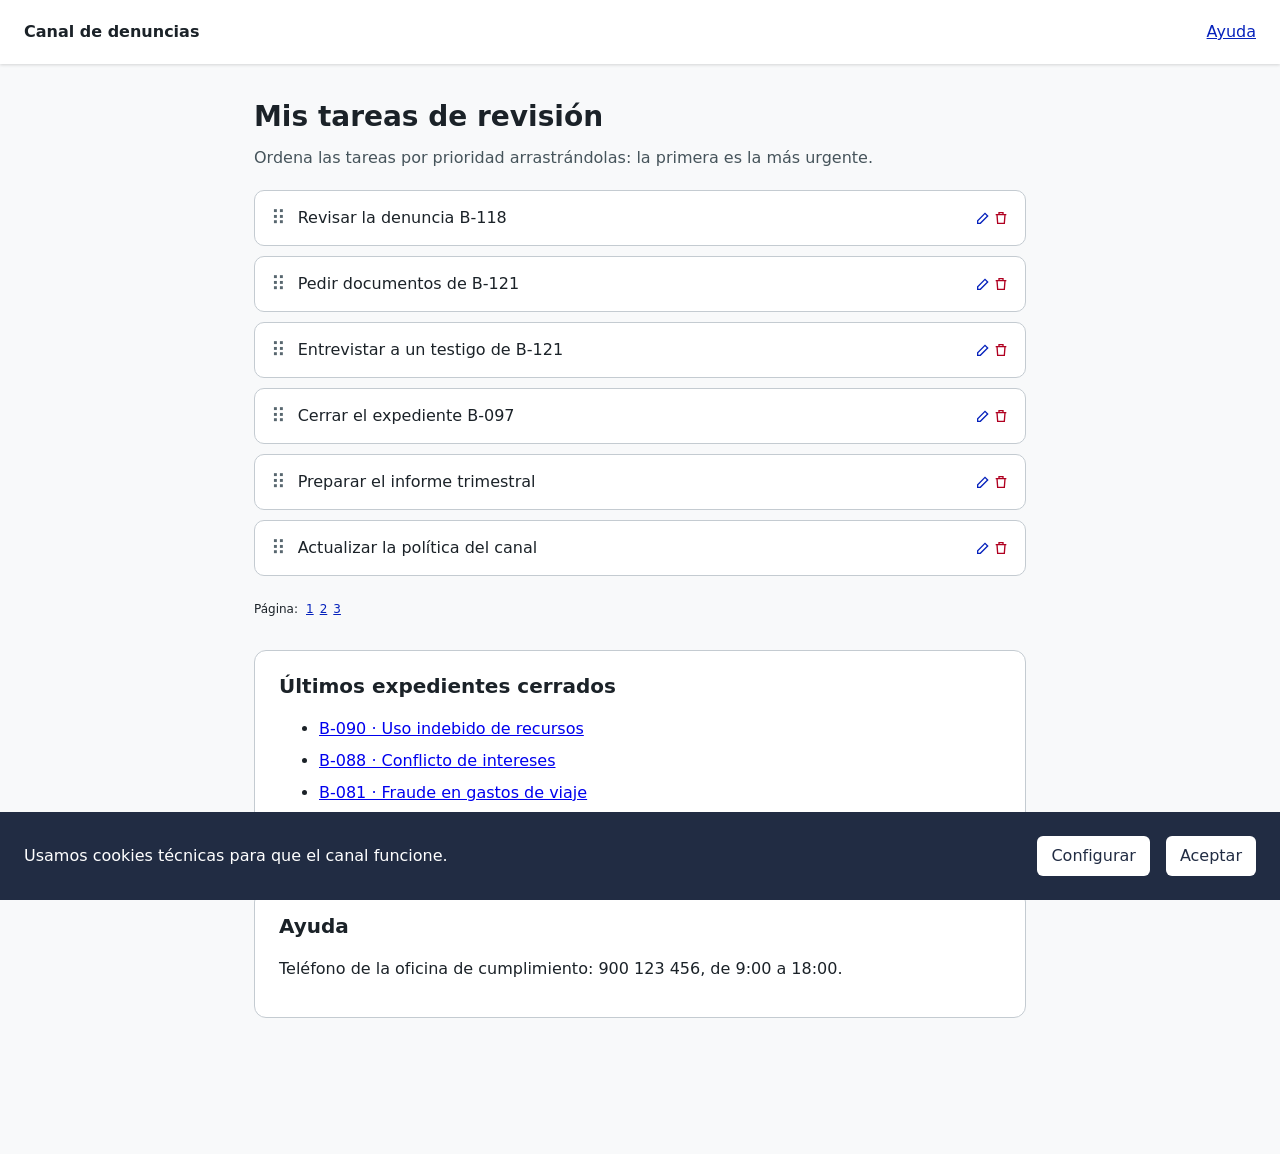
<file: labA-1-tareas/index.html>
<!DOCTYPE html>
<html lang="es">
<head>
  <meta charset="UTF-8">
  <meta name="viewport" content="width=device-width, initial-scale=1.0">
  <title>Mis tareas de revisión · Canal de denuncias</title>
  <!-- Laboratorio A · Etapa A1 · Punto de partida con barreras puestas a propósito. -->
  <link rel="stylesheet" href="../comun/estilos.css">
  <style>
    .lista-tareas { list-style: none; padding: 0; margin: 0; }
    .tarea { display: flex; align-items: center; gap: 12px; background: #fff; border: 1px solid #c4cbd1; border-radius: 10px; padding: 12px 16px; margin-bottom: 10px; }
    .asa { cursor: grab; color: #58676f; font-size: 20px; }
    .titulo-tarea { margin-right: auto; }
    .tarea.arrastrando { opacity: .5; }
    /* Botones de icono: «que queden discretos» */
    .iconos { display: flex; gap: 2px; }
    .editar, .eliminar { width: 16px; height: 16px; padding: 0; border: 0; background: transparent; cursor: pointer; }
    .editar { color: #0622bc; }
    .eliminar { color: #b00020; }
    .editar svg, .eliminar svg { width: 16px; height: 16px; display: block; }
    /* Paginación: «que ocupe poco» */
    .paginacion { display: flex; align-items: center; gap: 6px; margin-top: 24px; font-size: 12px; }
    .paginacion ul { display: flex; gap: 2px; list-style: none; padding: 0; margin: 0; }
    .paginacion a { display: block; padding: 0 2px; line-height: 14px; color: #0622bc; }
    .historial li { margin-bottom: 8px; }
    /* Aviso de cookies fijo abajo */
    .cookies { position: fixed; left: 0; right: 0; bottom: 0; z-index: 20; display: flex; align-items: center; gap: 16px; height: 88px; padding: 0 24px; background: #212c43; color: #fff; }
    .cookies p { margin: 0 auto 0 0; }
    .cookies button { background: #fff; color: #212c43; border: 0; border-radius: 6px; padding: 8px 14px; cursor: pointer; }
  </style>
</head>
<body>
  <header class="cabecera">
    <span class="logo">Canal de denuncias</span>
    <a href="#ayuda">Ayuda</a>
  </header>

  <main>
    <h1>Mis tareas de revisión</h1>
    <p class="intro">Ordena las tareas por prioridad arrastrándolas: la primera es la más urgente.</p>

    <ul class="lista-tareas" id="tareas"></ul>

    <nav class="paginacion" aria-label="Páginas de tareas">
      <span>Página:</span>
      <ul>
        <li><a href="#p1" aria-current="page">1</a></li>
        <li><a href="#p2">2</a></li>
        <li><a href="#p3">3</a></li>
      </ul>
    </nav>

    <section class="tarjeta historial" aria-labelledby="titulo-historial" style="margin-top: 32px;">
      <h2 id="titulo-historial">Últimos expedientes cerrados</h2>
      <ul>
        <li><a href="#b090">B-090 · Uso indebido de recursos</a></li>
        <li><a href="#b088">B-088 · Conflicto de intereses</a></li>
        <li><a href="#b081">B-081 · Fraude en gastos de viaje</a></li>
        <li><a href="#b079">B-079 · Acoso laboral</a></li>
      </ul>
    </section>

    <section class="tarjeta" id="ayuda" aria-labelledby="titulo-ayuda">
      <h2 id="titulo-ayuda">Ayuda</h2>
      <p>Teléfono de la oficina de cumplimiento: 900 123 456, de 9:00 a 18:00.</p>
    </section>
  </main>

  <section class="cookies" aria-label="Aviso de cookies">
    <p>Usamos cookies técnicas para que el canal funcione.</p>
    <button type="button">Configurar</button>
    <button type="button">Aceptar</button>
  </section>

  <script>
    const tareas = [
      'Revisar la denuncia B-118',
      'Pedir documentos de B-121',
      'Entrevistar a un testigo de B-121',
      'Cerrar el expediente B-097',
      'Preparar el informe trimestral',
      'Actualizar la política del canal',
    ];
    const lista = document.getElementById('tareas');
    const ICONO_LAPIZ = '<svg viewBox="0 0 24 24"><path d="M4 20h4L19 9l-4-4L4 16z" fill="none" stroke="currentColor" stroke-width="2"/></svg>';
    const ICONO_PAPELERA = '<svg viewBox="0 0 24 24"><path d="M4 7h16M9 7V4h6v3M6 7l1 13h10l1-13" fill="none" stroke="currentColor" stroke-width="2"/></svg>';

    // Plantilla de cada tarea
    function tareaHTML(tarea, i) {
      return `
        <li class="tarea" draggable="true" data-indice="${i}">
          <span class="asa" aria-hidden="true">⠿</span>
          <span class="titulo-tarea">${tarea}</span>
          <span class="iconos">
            <button type="button" class="editar" onclick="editar(${i})">${ICONO_LAPIZ}</button>
            <button type="button" class="eliminar" onclick="eliminar(${i})">${ICONO_PAPELERA}</button>
          </span>
        </li>`;
    }

    function pintar() {
      lista.innerHTML = tareas.map(tareaHTML).join('');
      activarArrastre();
    }

    function editar(i) {
      const nuevo = prompt('Nuevo nombre de la tarea', tareas[i]);
      if (nuevo) {
        tareas[i] = nuevo;
        pintar();
      }
    }

    function eliminar(i) {
      tareas.splice(i, 1);
      pintar();
    }

    // Mueve la tarea de la posición «desde» a la posición «hasta»
    function mover(desde, hasta) {
      const [tarea] = tareas.splice(desde, 1);
      tareas.splice(hasta, 0, tarea);
      pintar();
    }

    // Arrastrar y soltar: hoy es la ÚNICA forma de reordenar
    let origen = null;
    function activarArrastre() {
      lista.querySelectorAll('.tarea').forEach((li) => {
        li.addEventListener('dragstart', (e) => {
          origen = Number(li.dataset.indice);
          li.classList.add('arrastrando');
          e.dataTransfer.effectAllowed = 'move';
        });
        li.addEventListener('dragend', () => li.classList.remove('arrastrando'));
        li.addEventListener('dragover', (e) => e.preventDefault());
        li.addEventListener('drop', (e) => {
          e.preventDefault();
          mover(origen, Number(li.dataset.indice));
        });
      });
    }

    pintar();
  </script>
</body>
</html>
</file>
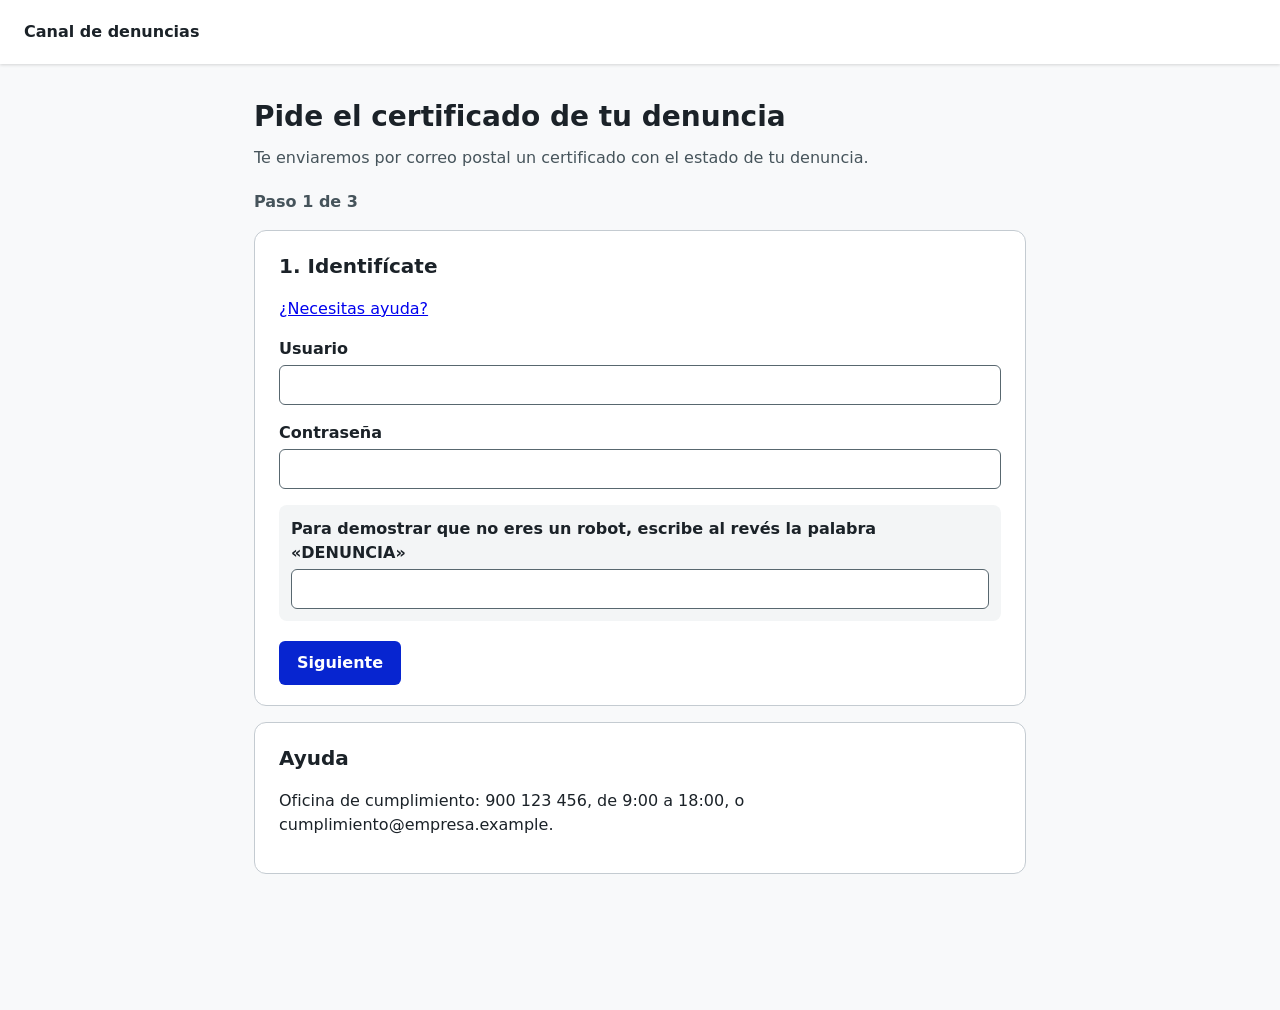
<file: labA-2-acceso/index.html>
<!DOCTYPE html>
<html lang="es">
<head>
  <meta charset="UTF-8">
  <meta name="viewport" content="width=device-width, initial-scale=1.0">
  <title>Pide el certificado de tu denuncia · Canal de denuncias</title>
  <!-- Laboratorio A · Etapa A2 · Punto de partida con barreras puestas a propósito. -->
  <link rel="stylesheet" href="../comun/estilos.css">
  <style>
    .pasos { color: #46545b; font-weight: 600; margin: 0 0 16px; }
    .captcha { background: #f3f5f6; border-radius: 8px; padding: 12px; }
    .campo-check { display: flex; align-items: center; gap: 8px; margin-bottom: 16px; }
    .campo-check input { width: 20px; height: 20px; }
    .soporte { font-size: 14px; color: #46545b; border-top: 1px solid #c4cbd1; padding-top: 12px; margin-top: 20px; }
  </style>
</head>
<body>
  <header class="cabecera">
    <span class="logo">Canal de denuncias</span>
  </header>

  <main>
    <h1>Pide el certificado de tu denuncia</h1>
    <p class="intro">Te enviaremos por correo postal un certificado con el estado de tu denuncia.</p>
    <p class="pasos" id="indicador">Paso 1 de 3</p>

    <form id="solicitud" class="tarjeta" novalidate>

      <!-- ───────── Paso 1 ───────── -->
      <section class="paso" id="paso-1" aria-labelledby="t1">
        <h2 id="t1" tabindex="-1">1. Identifícate</h2>
        <p><a href="#ayuda">¿Necesitas ayuda?</a></p>
        <div class="campo">
          <label for="usuario">Usuario</label>
          <input type="text" id="usuario" name="usuario" autocomplete="off">
        </div>
        <div class="campo">
          <label for="clave">Contraseña</label>
          <!-- «Por seguridad», no dejamos pegar la contraseña -->
          <input type="password" id="clave" name="clave" autocomplete="off" onpaste="return false">
        </div>
        <div class="campo captcha">
          <label for="captcha">Para demostrar que no eres un robot, escribe al revés la palabra «DENUNCIA»</label>
          <input type="text" id="captcha" name="captcha">
        </div>
        <div class="acciones">
          <button type="button" class="principal" onclick="irAPaso(2)">Siguiente</button>
        </div>
      </section>

      <!-- ───────── Paso 2 ───────── -->
      <section class="paso" id="paso-2" aria-labelledby="t2" hidden>
        <h2 id="t2" tabindex="-1">2. Dirección de envío</h2>
        <div class="campo">
          <label for="envio-nombre">Nombre y apellidos</label>
          <input type="text" id="envio-nombre" name="envio-nombre">
        </div>
        <div class="campo">
          <label for="envio-direccion">Dirección</label>
          <input type="text" id="envio-direccion" name="envio-direccion">
        </div>
        <div class="campo">
          <label for="envio-cp">Código postal</label>
          <input type="text" id="envio-cp" name="envio-cp" inputmode="numeric">
        </div>
        <div class="campo">
          <label for="envio-ciudad">Ciudad</label>
          <input type="text" id="envio-ciudad" name="envio-ciudad">
        </div>
        <div class="acciones">
          <button type="button" class="secundario" onclick="irAPaso(1)">Anterior</button>
          <button type="button" class="principal" onclick="irAPaso(3)">Siguiente</button>
        </div>
        <p class="soporte"><a href="#ayuda">Ayuda</a></p>
      </section>

      <!-- ───────── Paso 3 ───────── -->
      <section class="paso" id="paso-3" aria-labelledby="t3" hidden>
        <h2 id="t3" tabindex="-1">3. Dirección para las notificaciones</h2>
        <aside class="soporte"><a href="#ayuda">Contacta con soporte</a></aside>
        <p>¿Dónde quieres recibir las cartas sobre la investigación?</p>
        <div class="campo">
          <label for="notif-nombre">Nombre y apellidos</label>
          <input type="text" id="notif-nombre" name="notif-nombre">
        </div>
        <div class="campo">
          <label for="notif-direccion">Dirección</label>
          <input type="text" id="notif-direccion" name="notif-direccion">
        </div>
        <div class="campo">
          <label for="notif-cp">Código postal</label>
          <input type="text" id="notif-cp" name="notif-cp" inputmode="numeric">
        </div>
        <div class="campo">
          <label for="notif-ciudad">Ciudad</label>
          <input type="text" id="notif-ciudad" name="notif-ciudad">
        </div>
        <div class="acciones">
          <button type="button" class="secundario" onclick="irAPaso(2)">Anterior</button>
          <button type="submit" class="principal">Enviar solicitud</button>
        </div>
      </section>
    </form>

    <section class="tarjeta" id="ayuda" aria-labelledby="titulo-ayuda">
      <h2 id="titulo-ayuda">Ayuda</h2>
      <p>Oficina de cumplimiento: 900 123 456, de 9:00 a 18:00, o cumplimiento@empresa.example.</p>
    </section>

    <p id="resultado" class="aviso" role="status"></p>
  </main>

  <script>
    const indicador = document.getElementById('indicador');

    // Muestra un paso, oculta los demás y lleva el foco a su título
    function irAPaso(n) {
      document.querySelectorAll('.paso').forEach((paso, i) => {
        paso.hidden = i + 1 !== n;
      });
      indicador.textContent = `Paso ${n} de 3`;
      document.getElementById('t' + n).focus();
    }

    document.getElementById('solicitud').addEventListener('submit', (e) => {
      e.preventDefault();
      document.getElementById('resultado').textContent = 'Solicitud enviada. Recibirás el certificado en 5 días laborables.';
    });
  </script>
</body>
</html>
</file>
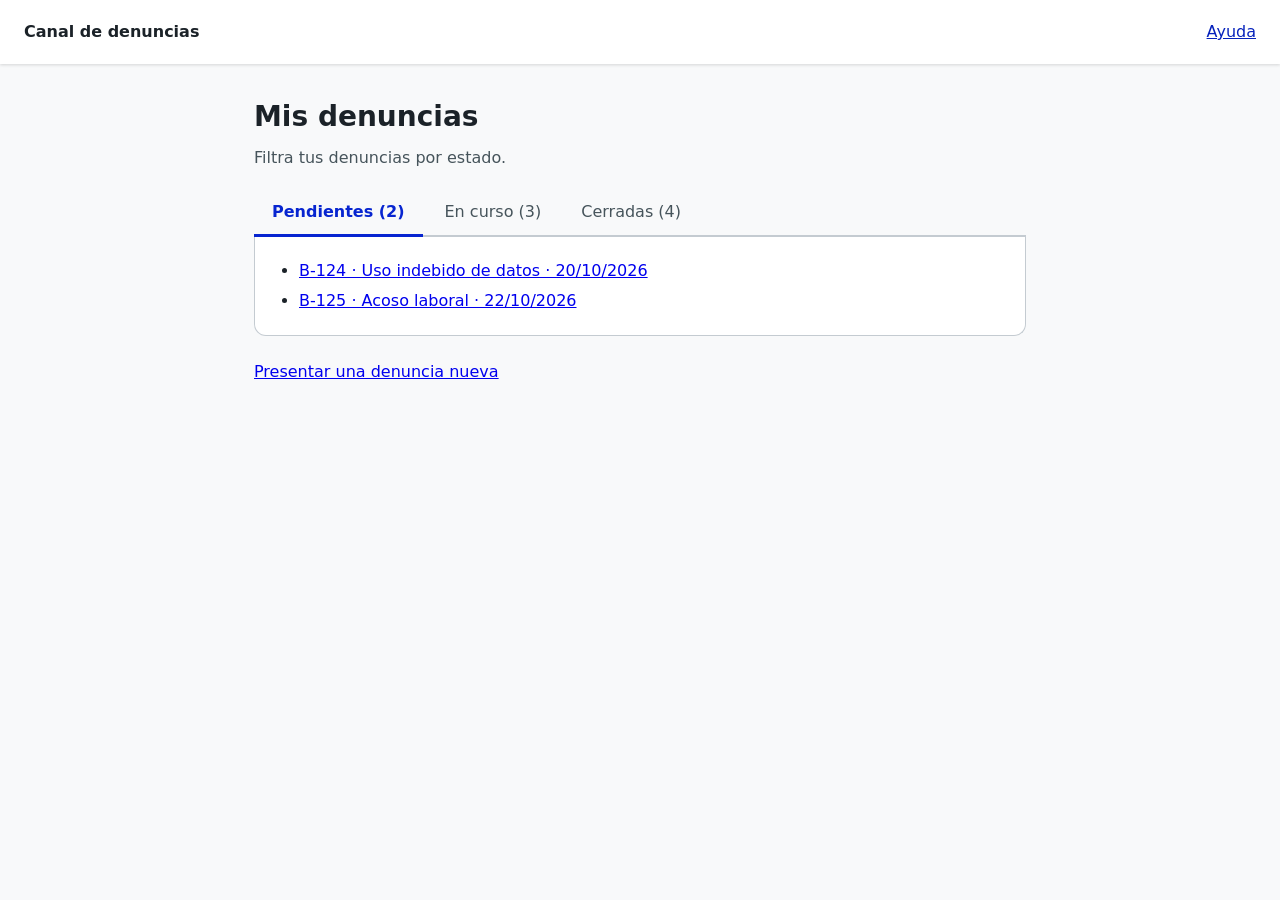
<file: labB-1-pestanas/index.html>
<!DOCTYPE html>
<html lang="es">
<head>
  <meta charset="UTF-8">
  <meta name="viewport" content="width=device-width, initial-scale=1.0">
  <title>Mis denuncias · Canal de denuncias</title>
  <!-- Laboratorio B · Etapa B1 · Punto de partida con barreras puestas a propósito. -->
  <link rel="stylesheet" href="../comun/estilos.css">
  <style>
    .pestanas { display: flex; gap: 4px; border-bottom: 2px solid #c4cbd1; }
    .pestana { padding: 10px 18px; cursor: pointer; border: 0; background: transparent; color: #46545b; font: inherit; border-bottom: 3px solid transparent; margin-bottom: -2px; }
    .pestana.activa { color: #0725d0; border-bottom-color: #0725d0; font-weight: 700; }
    .panel { background: #fff; border: 1px solid #c4cbd1; border-top: 0; border-radius: 0 0 12px 12px; padding: 16px 24px; }
    .panel ul { padding-left: 20px; margin: 0; }
    .panel li { margin: 6px 0; }
  </style>
</head>
<body>
  <header class="cabecera">
    <span class="logo">Canal de denuncias</span>
    <a href="#ayuda">Ayuda</a>
  </header>

  <main>
    <h1>Mis denuncias</h1>
    <p class="intro">Filtra tus denuncias por estado.</p>

    <!-- Pestañas: solo funcionan con ratón -->
    <div class="pestanas">
      <div class="pestana activa" onclick="seleccionar(0)">Pendientes (2)</div>
      <div class="pestana" onclick="seleccionar(1)">En curso (3)</div>
      <div class="pestana" onclick="seleccionar(2)">Cerradas (4)</div>
    </div>
    <div class="panel" id="panel"></div>

    <p style="margin-top: 24px;"><a href="#nueva">Presentar una denuncia nueva</a></p>
  </main>

  <script>
    const DENUNCIAS = [
      ['B-124 · Uso indebido de datos · 20/10/2026', 'B-125 · Acoso laboral · 22/10/2026'],
      ['B-118 · Conflicto de intereses · 02/10/2026', 'B-121 · Acoso laboral · 12/10/2026', 'B-122 · Fraude en compras · 14/10/2026'],
      ['B-081 · Fraude en gastos de viaje', 'B-088 · Conflicto de intereses', 'B-090 · Uso indebido de recursos', 'B-097 · Seguridad laboral'],
    ];
    const pestanas = document.querySelectorAll('.pestana');
    const panel = document.getElementById('panel');

    // Marca la pestaña i como activa y pinta su lista
    function seleccionar(i) {
      pestanas.forEach((pestana, j) => {
        pestana.classList.toggle('activa', i === j);
      });
      panel.innerHTML = '<ul>' + DENUNCIAS[i].map((d) => `<li><a href="#${d.slice(0, 5)}">${d}</a></li>`).join('') + '</ul>';
    }

    seleccionar(0);
  </script>
</body>
</html>
</file>
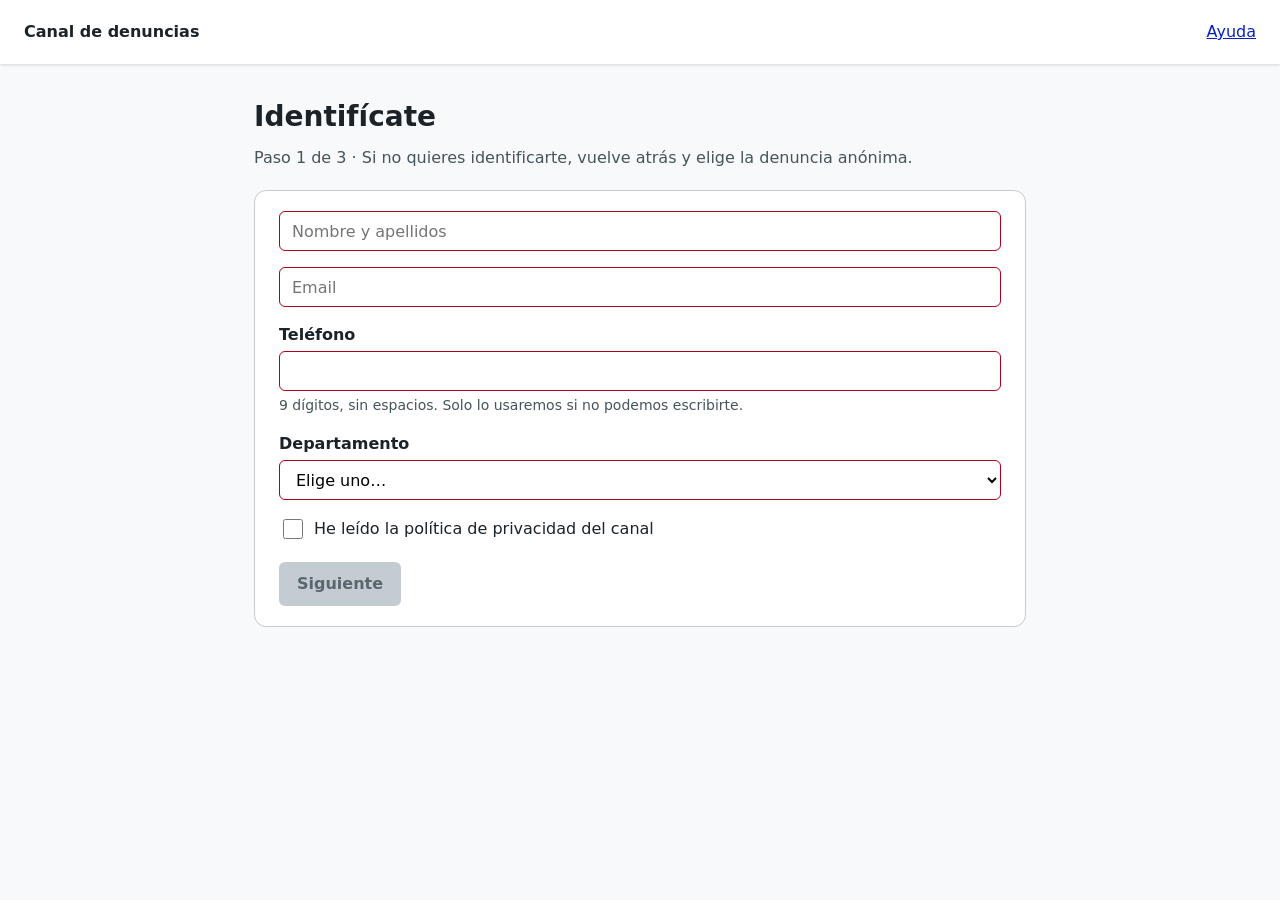
<file: labB-2-formulario/index.html>
<!DOCTYPE html>
<html lang="es">
<head>
  <meta charset="UTF-8">
  <meta name="viewport" content="width=device-width, initial-scale=1.0">
  <title>Identifícate · Canal de denuncias</title>
  <!-- Laboratorio B · Etapa B2 · Punto de partida con barreras puestas a propósito. -->
  <link rel="stylesheet" href="../comun/estilos.css">
  <style>
    .obligatorio { border-color: #b00020 !important; }
    .mal { border: 2px solid #b00020 !important; }
    .campo-check { display: flex; align-items: center; gap: 8px; margin-bottom: 8px; }
    .campo-check input { width: 20px; height: 20px; }
    .principal:disabled { background: #c4cbd1; color: #58676f; cursor: not-allowed; }
    .exito { background: #d2f9e2; color: #14532d; border-radius: 8px; padding: 12px 16px; margin-top: 16px; }
  </style>
</head>
<body>
  <header class="cabecera">
    <span class="logo">Canal de denuncias</span>
    <a href="#ayuda">Ayuda</a>
  </header>

  <main>
    <h1>Identifícate</h1>
    <p class="intro">Paso 1 de 3 · Si no quieres identificarte, vuelve atrás y elige la denuncia anónima.</p>

    <form id="identificate" class="tarjeta" novalidate>
      <div class="campo">
        <input type="text" id="nombre" class="obligatorio" placeholder="Nombre y apellidos">
      </div>
      <div class="campo">
        <input type="email" id="email" class="obligatorio" placeholder="Email">
      </div>
      <div class="campo">
        <div class="etiqueta">Teléfono</div>
        <input type="tel" id="telefono" class="obligatorio" inputmode="numeric">
        <p class="ayuda" id="ayuda-telefono">9 dígitos, sin espacios. Solo lo usaremos si no podemos escribirte.</p>
      </div>
      <div class="campo">
        <div class="etiqueta">Departamento</div>
        <select id="departamento" class="obligatorio">
          <option value="">Elige uno…</option>
          <option>Administración</option>
          <option>Comercial</option>
          <option>Logística</option>
          <option>Tecnología</option>
        </select>
      </div>
      <div class="campo-check">
        <input type="checkbox" id="acepto" class="obligatorio">
        <span>He leído la política de privacidad del canal</span>
      </div>
      <div class="acciones">
        <button type="submit" class="principal" id="enviar" disabled>Siguiente</button>
      </div>
      <div id="zona-exito"></div>
    </form>
  </main>

  <script>
    const formulario = document.getElementById('identificate');
    const enviar = document.getElementById('enviar');
    const campos = ['nombre', 'email', 'telefono', 'departamento'].map((id) => document.getElementById(id));
    const acepto = document.getElementById('acepto');

    // ¿Es válido cada campo?
    function esValido(campo) {
      const valor = campo.value.trim();
      if (campo.id === 'email') return /^[^@\s]+@[^@\s]+\.[^@\s]+$/.test(valor);
      if (campo.id === 'telefono') return /^\d{9}$/.test(valor);
      return valor !== '';
    }

    // El botón solo se activa cuando todo está bien
    function revisar() {
      enviar.disabled = !(campos.every(esValido) && acepto.checked);
    }
    formulario.addEventListener('input', revisar);
    formulario.addEventListener('change', revisar);

    // Al salir de un campo, borde rojo si está mal
    campos.forEach((campo) => {
      campo.addEventListener('blur', () => campo.classList.toggle('mal', !esValido(campo)));
    });

    formulario.addEventListener('submit', (e) => {
      e.preventDefault();
      // El mensaje de éxito se crea a la vez que su texto
      document.getElementById('zona-exito').innerHTML = '<div class="exito">Datos guardados. Pasa al paso 2.</div>';
    });
  </script>
</body>
</html>
</file>
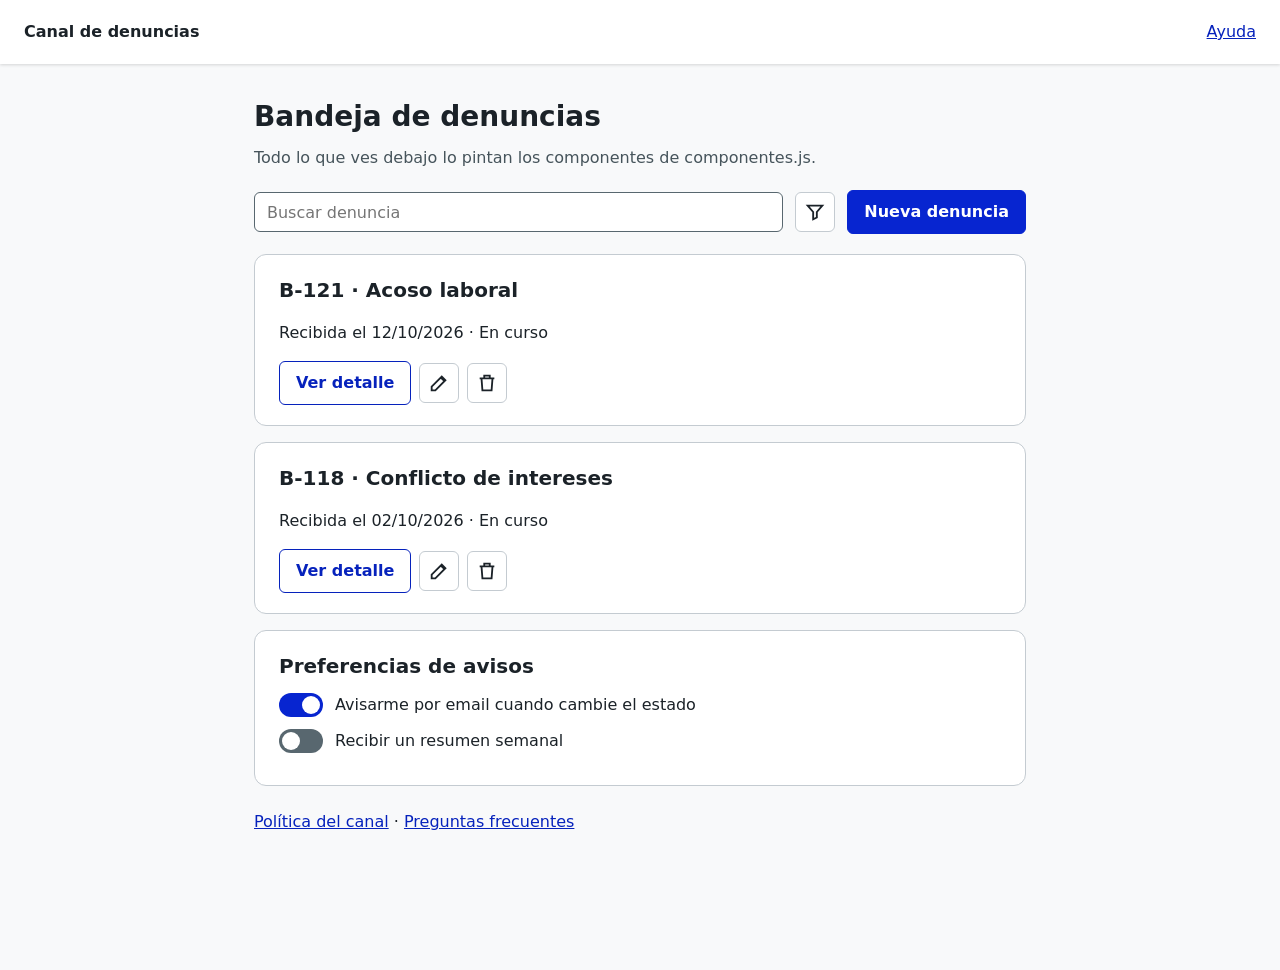
<file: labB-3-componentes/index.html>
<!DOCTYPE html>
<html lang="es">
<head>
  <meta charset="UTF-8">
  <meta name="viewport" content="width=device-width, initial-scale=1.0">
  <title>Bandeja de denuncias · Canal de denuncias</title>
  <!-- Laboratorio B · Etapa B3 · La página se monta con la biblioteca de componentes.
       Solo se toca componentes.js y componentes.css: app.js NO se toca. -->
  <link rel="stylesheet" href="../comun/estilos.css">
  <link rel="stylesheet" href="componentes.css">
</head>
<body>
  <header class="cabecera">
    <span class="logo">Canal de denuncias</span>
    <a href="#ayuda">Ayuda</a>
  </header>

  <main>
    <h1>Bandeja de denuncias</h1>
    <p class="intro">Todo lo que ves debajo lo pintan los componentes de componentes.js.</p>
    <div id="app"></div>
  </main>

  <!-- Región viva para los avisos: existe desde el principio -->
  <p id="aviso" class="aviso" role="status"></p>

  <script src="componentes.js"></script>
  <script src="app.js"></script>
</body>
</html>
</file>
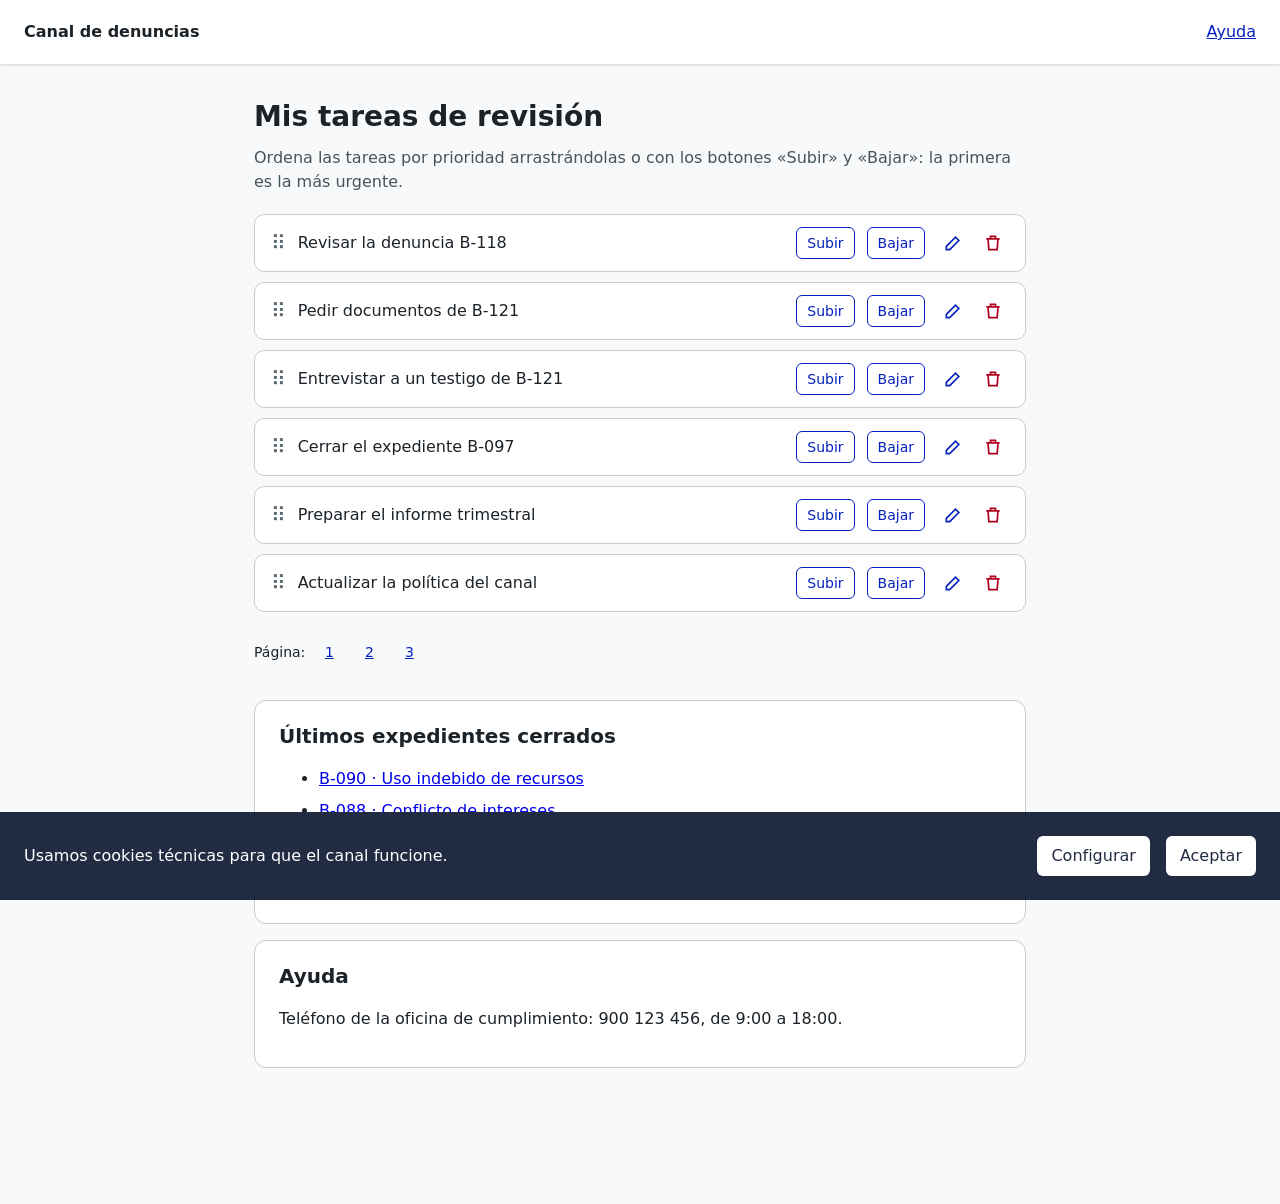
<file: soluciones/labA-1-tareas/index.html>
<!DOCTYPE html>
<html lang="es">
<head>
  <meta charset="UTF-8">
  <meta name="viewport" content="width=device-width, initial-scale=1.0">
  <title>Mis tareas de revisión · Canal de denuncias</title>
  <!-- Laboratorio A · Etapa A1 · SOLUCIÓN (8 de 8 en el comprobador). -->
  <link rel="stylesheet" href="../../comun/estilos.css">
  <style>
    /* 2.4.11 Foco no oculto: ni la cabecera fija (64 px) ni el aviso de cookies (88 px) tapan el foco */
    html { scroll-padding-top: 80px; scroll-padding-bottom: 104px; }
    .lista-tareas { list-style: none; padding: 0; margin: 0; }
    .tarea { display: flex; align-items: center; gap: 12px; background: #fff; border: 1px solid #c4cbd1; border-radius: 10px; padding: 12px 16px; margin-bottom: 10px; }
    .asa { cursor: grab; color: #58676f; font-size: 20px; }
    .titulo-tarea { margin-right: auto; }
    .tarea.arrastrando { opacity: .5; }
    /* 2.5.8 Tamaño del objetivo: 24 × 24 px como mínimo (aquí 32 × 32) */
    .iconos { display: flex; gap: 8px; }
    .editar, .eliminar { width: 32px; height: 32px; padding: 6px; border: 0; border-radius: 6px; background: transparent; cursor: pointer; }
    .editar { color: #0622bc; }
    .eliminar { color: #b00020; }
    .editar svg, .eliminar svg { width: 20px; height: 20px; display: block; }
    /* 2.5.7 Movimientos de arrastre: alternativa con botones */
    .mover { min-width: 32px; min-height: 32px; background: #fff; color: #0622bc; border: 1px solid #0622bc; border-radius: 6px; padding: 2px 10px; cursor: pointer; font-size: 14px; }
    .paginacion { display: flex; align-items: center; gap: 8px; margin-top: 24px; font-size: 14px; }
    .paginacion ul { display: flex; gap: 8px; list-style: none; padding: 0; margin: 0; }
    .paginacion a { display: inline-flex; align-items: center; justify-content: center; min-width: 32px; min-height: 32px; color: #0622bc; }
    .historial li { margin-bottom: 8px; }
    /* Aviso de cookies fijo abajo */
    .cookies { position: fixed; left: 0; right: 0; bottom: 0; z-index: 20; display: flex; align-items: center; gap: 16px; height: 88px; padding: 0 24px; background: #212c43; color: #fff; }
    .cookies p { margin: 0 auto 0 0; }
    .cookies button { background: #fff; color: #212c43; border: 0; border-radius: 6px; padding: 8px 14px; cursor: pointer; }
  </style>
</head>
<body>
  <header class="cabecera">
    <span class="logo">Canal de denuncias</span>
    <a href="#ayuda">Ayuda</a>
  </header>

  <main>
    <h1 id="titulo" tabindex="-1">Mis tareas de revisión</h1>
    <p class="intro">Ordena las tareas por prioridad arrastrándolas o con los botones «Subir» y «Bajar»: la primera es la más urgente.</p>

    <ul class="lista-tareas" id="tareas"></ul>
    <!-- 4.1.3 Región viva: existe desde el principio y anuncia cada movimiento -->
    <p id="anuncio" class="sr-only" role="status"></p>

    <nav class="paginacion" aria-label="Páginas de tareas">
      <span>Página:</span>
      <ul>
        <li><a href="#p1" aria-current="page">1</a></li>
        <li><a href="#p2">2</a></li>
        <li><a href="#p3">3</a></li>
      </ul>
    </nav>

    <section class="tarjeta historial" aria-labelledby="titulo-historial" style="margin-top: 32px;">
      <h2 id="titulo-historial">Últimos expedientes cerrados</h2>
      <ul>
        <li><a href="#b090">B-090 · Uso indebido de recursos</a></li>
        <li><a href="#b088">B-088 · Conflicto de intereses</a></li>
        <li><a href="#b081">B-081 · Fraude en gastos de viaje</a></li>
        <li><a href="#b079">B-079 · Acoso laboral</a></li>
      </ul>
    </section>

    <section class="tarjeta" id="ayuda" aria-labelledby="titulo-ayuda">
      <h2 id="titulo-ayuda">Ayuda</h2>
      <p>Teléfono de la oficina de cumplimiento: 900 123 456, de 9:00 a 18:00.</p>
    </section>
  </main>

  <section class="cookies" aria-label="Aviso de cookies">
    <p>Usamos cookies técnicas para que el canal funcione.</p>
    <button type="button">Configurar</button>
    <button type="button">Aceptar</button>
  </section>

  <script>
    const tareas = [
      'Revisar la denuncia B-118',
      'Pedir documentos de B-121',
      'Entrevistar a un testigo de B-121',
      'Cerrar el expediente B-097',
      'Preparar el informe trimestral',
      'Actualizar la política del canal',
    ];
    const lista = document.getElementById('tareas');
    const ICONO_LAPIZ = '<svg viewBox="0 0 24 24" aria-hidden="true" focusable="false"><path d="M4 20h4L19 9l-4-4L4 16z" fill="none" stroke="currentColor" stroke-width="2"/></svg>';
    const ICONO_PAPELERA = '<svg viewBox="0 0 24 24" aria-hidden="true" focusable="false"><path d="M4 7h16M9 7V4h6v3M6 7l1 13h10l1-13" fill="none" stroke="currentColor" stroke-width="2"/></svg>';

    // Plantilla de cada tarea
    function tareaHTML(tarea, i) {
      return `
        <li class="tarea" draggable="true" data-indice="${i}">
          <span class="asa" aria-hidden="true">⠿</span>
          <span class="titulo-tarea">${tarea}</span>
          <button type="button" class="mover subir" onclick="moverConBoton(${i}, -1)" aria-label="Subir: ${tarea}">Subir</button>
          <button type="button" class="mover bajar" onclick="moverConBoton(${i}, 1)" aria-label="Bajar: ${tarea}">Bajar</button>
          <span class="iconos">
            <button type="button" class="editar" onclick="editar(${i})" aria-label="Editar: ${tarea}">${ICONO_LAPIZ}</button>
            <button type="button" class="eliminar" onclick="eliminar(${i})" aria-label="Eliminar: ${tarea}">${ICONO_PAPELERA}</button>
          </span>
        </li>`;
    }

    function pintar() {
      lista.innerHTML = tareas.map(tareaHTML).join('');
      activarArrastre();
    }

    function anunciar(mensaje) {
      document.getElementById('anuncio').textContent = mensaje;
    }

    function editar(i) {
      const nuevo = prompt('Nuevo nombre de la tarea', tareas[i]);
      if (nuevo) {
        tareas[i] = nuevo;
        pintar();
        lista.querySelectorAll('.editar')[i].focus();
      }
    }

    function eliminar(i) {
      const [tarea] = tareas.splice(i, 1);
      pintar();
      anunciar(`Tarea eliminada: ${tarea}.`);
      // Reto pro: que el foco no se pierda. Va al «Eliminar» de la tarea que ocupa su lugar, o al título.
      const botones = lista.querySelectorAll('.eliminar');
      const destino = botones[Math.min(i, botones.length - 1)] || document.getElementById('titulo');
      destino.focus();
    }

    // 2.5.7 Alternativa sin arrastrar: subir o bajar una posición con un clic (o Enter)
    function moverConBoton(i, paso) {
      const destino = i + paso;
      if (destino < 0 || destino >= tareas.length) {
        anunciar(`«${tareas[i]}» ya es la ${paso < 0 ? 'primera' : 'última'} tarea.`);
        return;
      }
      mover(i, destino);
      // El foco acompaña a la tarea: mismo botón, en su nueva posición
      lista.querySelectorAll('.tarea')[destino].querySelector(paso < 0 ? '.subir' : '.bajar').focus();
    }

    // Mueve la tarea de la posición «desde» a la posición «hasta»
    function mover(desde, hasta) {
      const [tarea] = tareas.splice(desde, 1);
      tareas.splice(hasta, 0, tarea);
      pintar();
      anunciar(`«${tarea}» ahora es la tarea ${hasta + 1} de ${tareas.length}.`);
    }

    // Arrastrar y soltar: se queda para quien usa ratón; ya no es la única forma
    let origen = null;
    function activarArrastre() {
      lista.querySelectorAll('.tarea').forEach((li) => {
        li.addEventListener('dragstart', (e) => {
          origen = Number(li.dataset.indice);
          li.classList.add('arrastrando');
          e.dataTransfer.effectAllowed = 'move';
        });
        li.addEventListener('dragend', () => li.classList.remove('arrastrando'));
        li.addEventListener('dragover', (e) => e.preventDefault());
        li.addEventListener('drop', (e) => {
          e.preventDefault();
          mover(origen, Number(li.dataset.indice));
        });
      });
    }

    pintar();
  </script>
</body>
</html>
</file>
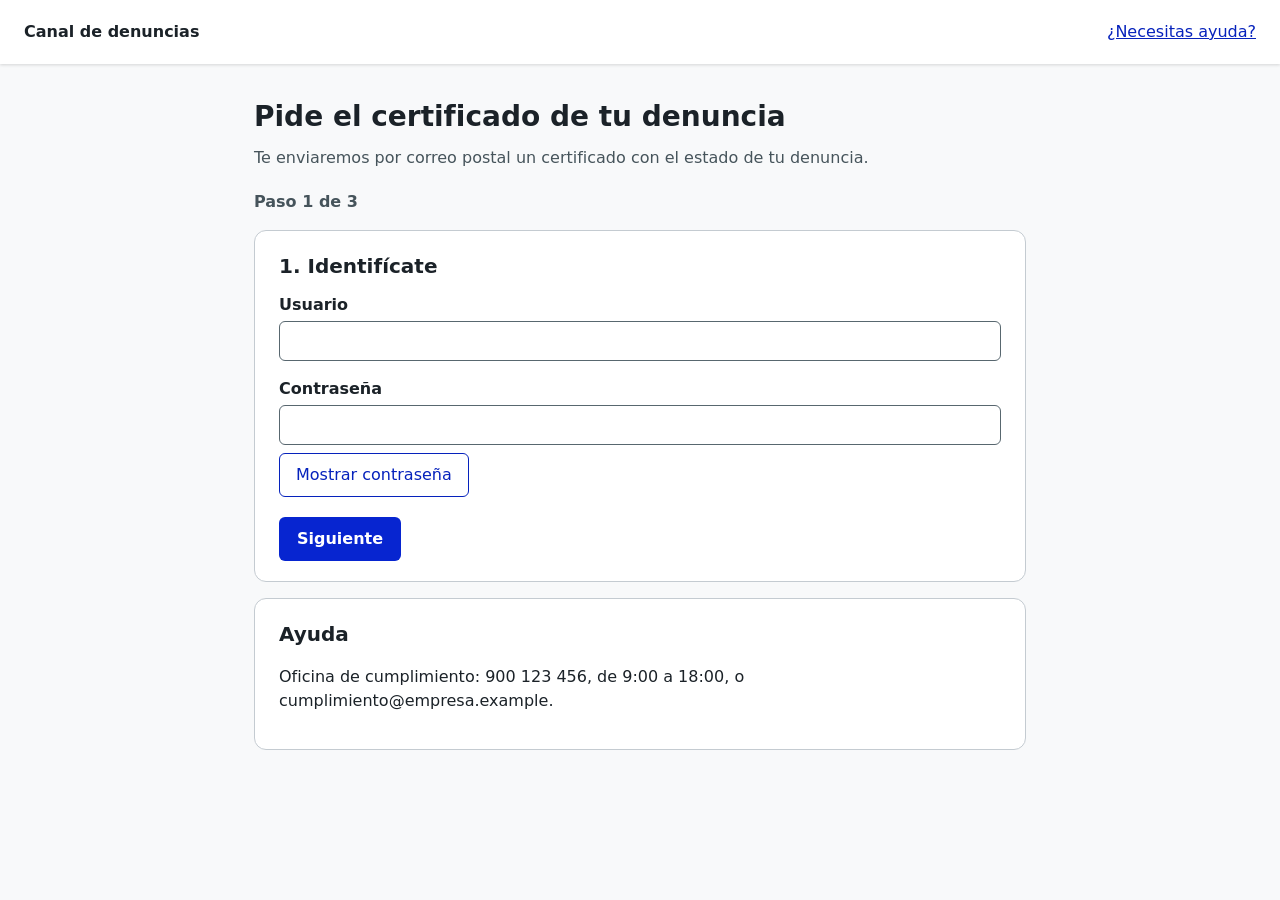
<file: soluciones/labA-2-acceso/index.html>
<!DOCTYPE html>
<html lang="es">
<head>
  <meta charset="UTF-8">
  <meta name="viewport" content="width=device-width, initial-scale=1.0">
  <title>Pide el certificado de tu denuncia · Canal de denuncias</title>
  <!-- Laboratorio A · Etapa A2 · SOLUCIÓN (8 de 8 en el comprobador). -->
  <link rel="stylesheet" href="../../comun/estilos.css">
  <style>
    .pasos { color: #46545b; font-weight: 600; margin: 0 0 16px; }
    .campo-check { display: flex; align-items: center; gap: 8px; margin-bottom: 16px; }
    .campo-check input { width: 20px; height: 20px; }
    .soporte { font-size: 14px; color: #46545b; border-top: 1px solid #c4cbd1; padding-top: 12px; margin-top: 20px; }
  </style>
</head>
<body>
  <header class="cabecera">
    <span class="logo">Canal de denuncias</span>
    <!-- 3.2.6 Ayuda consistente: un único acceso, siempre en el mismo sitio -->
    <a href="#ayuda">¿Necesitas ayuda?</a>
  </header>

  <main>
    <h1>Pide el certificado de tu denuncia</h1>
    <p class="intro">Te enviaremos por correo postal un certificado con el estado de tu denuncia.</p>
    <p class="pasos" id="indicador">Paso 1 de 3</p>

    <form id="solicitud" class="tarjeta" novalidate>

      <!-- ───────── Paso 1 ───────── -->
      <section class="paso" id="paso-1" aria-labelledby="t1">
        <h2 id="t1" tabindex="-1">1. Identifícate</h2>
        <div class="campo">
          <label for="usuario">Usuario</label>
          <input type="text" id="usuario" name="usuario" autocomplete="username">
        </div>
        <div class="campo">
          <label for="clave">Contraseña</label>
          <!-- 3.3.8 Se puede pegar y el gestor de contraseñas la reconoce -->
          <input type="password" id="clave" name="clave" autocomplete="current-password">
          <button type="button" class="secundario" id="ver-clave" aria-pressed="false" aria-controls="clave" onclick="alternarClave(this)" style="margin-top: 8px;">Mostrar contraseña</button>
        </div>
        <div class="acciones">
          <button type="button" class="principal" onclick="irAPaso(2)">Siguiente</button>
        </div>
      </section>

      <!-- ───────── Paso 2 ───────── -->
      <section class="paso" id="paso-2" aria-labelledby="t2" hidden>
        <h2 id="t2" tabindex="-1">2. Dirección de envío</h2>
        <div class="campo">
          <label for="envio-nombre">Nombre y apellidos</label>
          <input type="text" id="envio-nombre" name="envio-nombre" autocomplete="name">
        </div>
        <div class="campo">
          <label for="envio-direccion">Dirección</label>
          <input type="text" id="envio-direccion" name="envio-direccion" autocomplete="street-address">
        </div>
        <div class="campo">
          <label for="envio-cp">Código postal</label>
          <input type="text" id="envio-cp" name="envio-cp" inputmode="numeric" autocomplete="postal-code">
        </div>
        <div class="campo">
          <label for="envio-ciudad">Ciudad</label>
          <input type="text" id="envio-ciudad" name="envio-ciudad" autocomplete="address-level2">
        </div>
        <div class="acciones">
          <button type="button" class="secundario" onclick="irAPaso(1)">Anterior</button>
          <button type="button" class="principal" onclick="irAPaso(3)">Siguiente</button>
        </div>
      </section>

      <!-- ───────── Paso 3 ───────── -->
      <section class="paso" id="paso-3" aria-labelledby="t3" hidden>
        <h2 id="t3" tabindex="-1">3. Dirección para las notificaciones</h2>
        <p>¿Dónde quieres recibir las cartas sobre la investigación?</p>
        <!-- 3.3.7 Entrada redundante: no hay que volver a escribir lo que ya dimos -->
        <div class="campo-check">
          <input type="checkbox" id="misma-direccion" onchange="copiarEnvio(this.checked)">
          <label for="misma-direccion">Usar la misma dirección que la de envío</label>
        </div>
        <div class="campo">
          <label for="notif-nombre">Nombre y apellidos</label>
          <input type="text" id="notif-nombre" name="notif-nombre" autocomplete="name">
        </div>
        <div class="campo">
          <label for="notif-direccion">Dirección</label>
          <input type="text" id="notif-direccion" name="notif-direccion" autocomplete="street-address">
        </div>
        <div class="campo">
          <label for="notif-cp">Código postal</label>
          <input type="text" id="notif-cp" name="notif-cp" inputmode="numeric" autocomplete="postal-code">
        </div>
        <div class="campo">
          <label for="notif-ciudad">Ciudad</label>
          <input type="text" id="notif-ciudad" name="notif-ciudad" autocomplete="address-level2">
        </div>
        <div class="acciones">
          <button type="button" class="secundario" onclick="irAPaso(2)">Anterior</button>
          <button type="submit" class="principal">Enviar solicitud</button>
        </div>
      </section>
    </form>

    <section class="tarjeta" id="ayuda" aria-labelledby="titulo-ayuda">
      <h2 id="titulo-ayuda">Ayuda</h2>
      <p>Oficina de cumplimiento: 900 123 456, de 9:00 a 18:00, o cumplimiento@empresa.example.</p>
    </section>

    <p id="resultado" class="aviso" role="status"></p>
  </main>

  <script>
    const indicador = document.getElementById('indicador');

    // Muestra un paso, oculta los demás y lleva el foco a su título
    function irAPaso(n) {
      document.querySelectorAll('.paso').forEach((paso, i) => {
        paso.hidden = i + 1 !== n;
      });
      indicador.textContent = `Paso ${n} de 3`;
      document.getElementById('t' + n).focus();
    }

    // Mostrar u ocultar la contraseña: ayuda a no equivocarse al escribirla
    function alternarClave(boton) {
      const clave = document.getElementById('clave');
      const visible = boton.getAttribute('aria-pressed') === 'true';
      clave.type = visible ? 'password' : 'text';
      boton.setAttribute('aria-pressed', String(!visible));
    }

    // Copia la dirección de envío (o la borra si se desmarca)
    function copiarEnvio(copiar) {
      ['nombre', 'direccion', 'cp', 'ciudad'].forEach((campo) => {
        document.getElementById('notif-' + campo).value = copiar ? document.getElementById('envio-' + campo).value : '';
      });
    }

    document.getElementById('solicitud').addEventListener('submit', (e) => {
      e.preventDefault();
      document.getElementById('resultado').textContent = 'Solicitud enviada. Recibirás el certificado en 5 días laborables.';
    });
  </script>
</body>
</html>
</file>
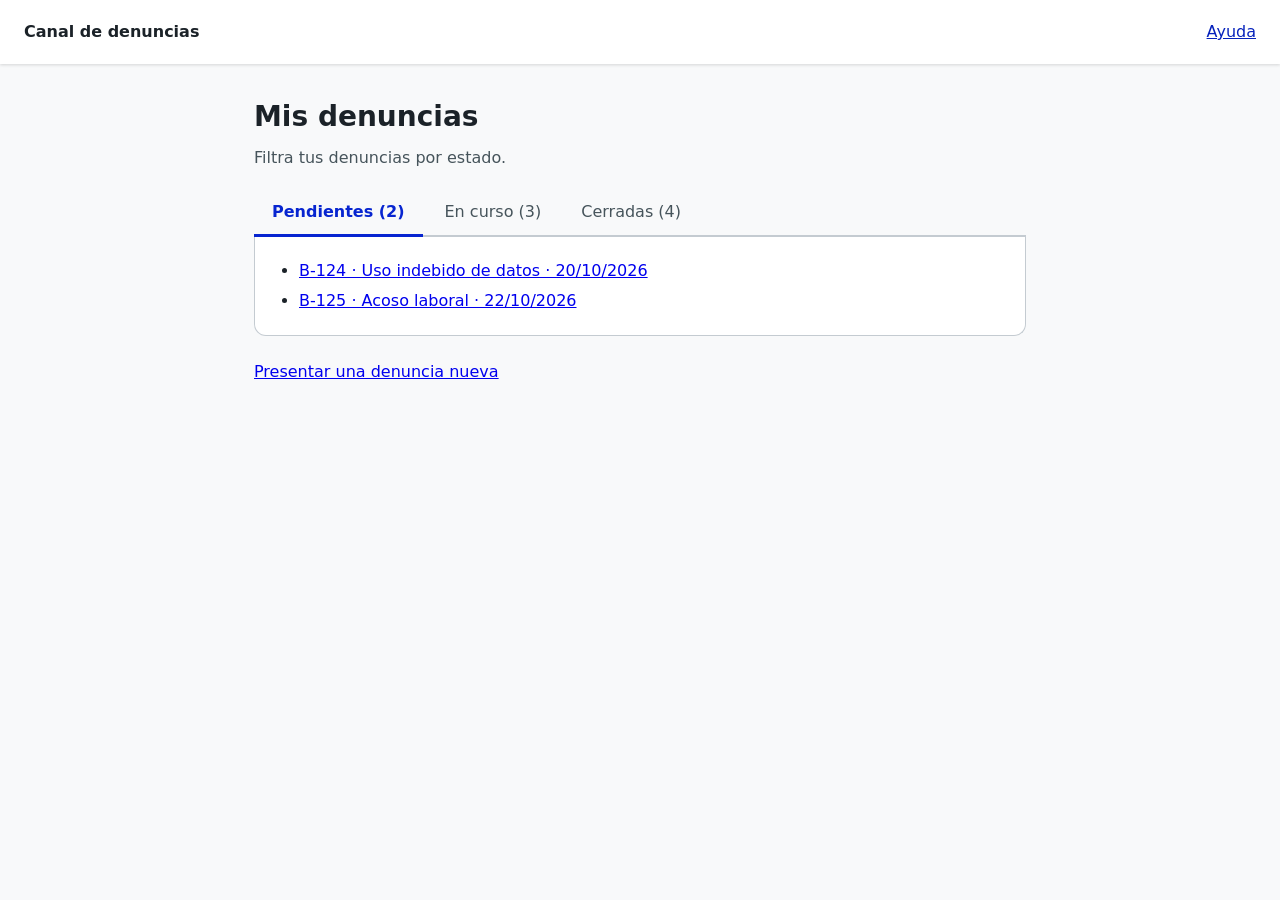
<file: soluciones/labB-1-pestanas/index.html>
<!DOCTYPE html>
<html lang="es">
<head>
  <meta charset="UTF-8">
  <meta name="viewport" content="width=device-width, initial-scale=1.0">
  <title>Mis denuncias · Canal de denuncias</title>
  <!-- Laboratorio B · Etapa B1 · SOLUCIÓN (7 de 7 en el comprobador). Patrón «Tabs» de la APG, activación automática. -->
  <link rel="stylesheet" href="../../comun/estilos.css">
  <style>
    .pestanas { display: flex; gap: 4px; border-bottom: 2px solid #c4cbd1; }
    .pestana { padding: 10px 18px; cursor: pointer; border: 0; background: transparent; color: #46545b; font: inherit; border-bottom: 3px solid transparent; margin-bottom: -2px; }
    .pestana[aria-selected="true"] { color: #0725d0; border-bottom-color: #0725d0; font-weight: 700; }
    .panel { background: #fff; border: 1px solid #c4cbd1; border-top: 0; border-radius: 0 0 12px 12px; padding: 16px 24px; }
    .panel ul { padding-left: 20px; margin: 0; }
    .panel li { margin: 6px 0; }
  </style>
</head>
<body>
  <header class="cabecera">
    <span class="logo">Canal de denuncias</span>
    <a href="#ayuda">Ayuda</a>
  </header>

  <main>
    <h1>Mis denuncias</h1>
    <p class="intro">Filtra tus denuncias por estado.</p>

    <!-- Lista de pestañas con nombre; cada pestaña es un botón con role="tab" -->
    <div class="pestanas" role="tablist" aria-label="Filtrar denuncias por estado">
      <button type="button" class="pestana" role="tab" id="pestana-0" aria-controls="panel" aria-selected="true" tabindex="0"
              onclick="seleccionar(0)" onkeydown="alPulsarTecla(event, 0)">Pendientes (2)</button>
      <button type="button" class="pestana" role="tab" id="pestana-1" aria-controls="panel" aria-selected="false" tabindex="-1"
              onclick="seleccionar(1)" onkeydown="alPulsarTecla(event, 1)">En curso (3)</button>
      <button type="button" class="pestana" role="tab" id="pestana-2" aria-controls="panel" aria-selected="false" tabindex="-1"
              onclick="seleccionar(2)" onkeydown="alPulsarTecla(event, 2)">Cerradas (4)</button>
    </div>
    <!-- El panel dice de qué pestaña es -->
    <div class="panel" id="panel" role="tabpanel" aria-labelledby="pestana-0"></div>

    <p style="margin-top: 24px;"><a href="#nueva">Presentar una denuncia nueva</a></p>
  </main>

  <script>
    const DENUNCIAS = [
      ['B-124 · Uso indebido de datos · 20/10/2026', 'B-125 · Acoso laboral · 22/10/2026'],
      ['B-118 · Conflicto de intereses · 02/10/2026', 'B-121 · Acoso laboral · 12/10/2026', 'B-122 · Fraude en compras · 14/10/2026'],
      ['B-081 · Fraude en gastos de viaje', 'B-088 · Conflicto de intereses', 'B-090 · Uso indebido de recursos', 'B-097 · Seguridad laboral'],
    ];
    const pestanas = document.querySelectorAll('.pestana');
    const panel = document.getElementById('panel');

    // Marca la pestaña i como seleccionada, la deja como única parada de Tab y pinta su lista
    function seleccionar(i) {
      pestanas.forEach((pestana, j) => {
        pestana.setAttribute('aria-selected', String(i === j));
        pestana.tabIndex = i === j ? 0 : -1;          // roving tabindex
      });
      panel.setAttribute('aria-labelledby', pestanas[i].id);
      panel.innerHTML = '<ul>' + DENUNCIAS[i].map((d) => `<li><a href="#${d.slice(0, 5)}">${d}</a></li>`).join('') + '</ul>';
    }

    // Teclado del patrón Tabs: flechas (con vuelta), Inicio y Fin
    function alPulsarTecla(evento, i) {
      const ultima = pestanas.length - 1;
      let destino = null;
      if (evento.key === 'ArrowRight') destino = i === ultima ? 0 : i + 1;
      if (evento.key === 'ArrowLeft') destino = i === 0 ? ultima : i - 1;
      if (evento.key === 'Home') destino = 0;
      if (evento.key === 'End') destino = ultima;
      if (destino === null) return;           // cualquier otra tecla (Tab incluida) sigue su camino
      evento.preventDefault();
      seleccionar(destino);
      pestanas[destino].focus();
    }

    seleccionar(0);
  </script>
</body>
</html>
</file>
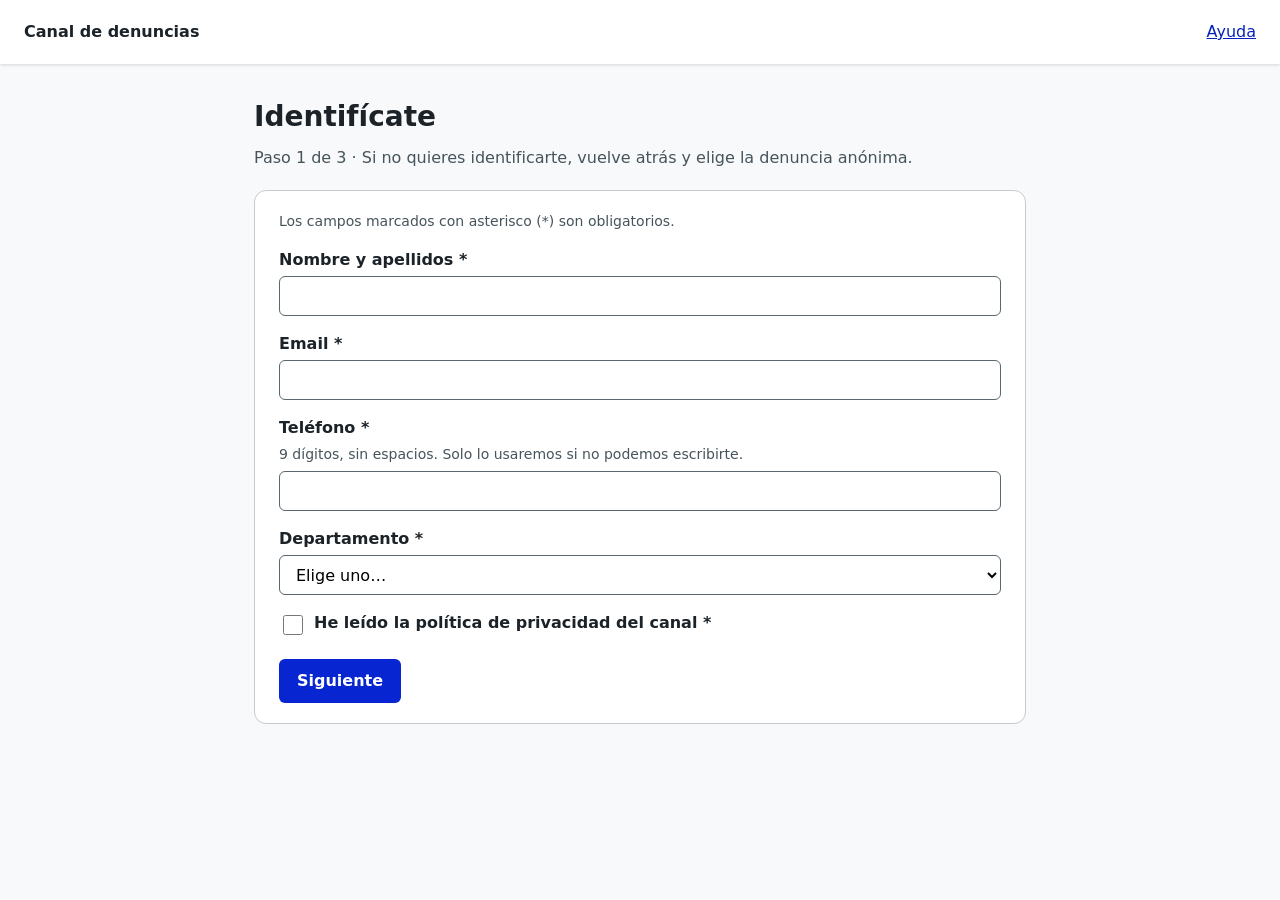
<file: soluciones/labB-2-formulario/index.html>
<!DOCTYPE html>
<html lang="es">
<head>
  <meta charset="UTF-8">
  <meta name="viewport" content="width=device-width, initial-scale=1.0">
  <title>Identifícate · Canal de denuncias</title>
  <!-- Laboratorio B · Etapa B2 · SOLUCIÓN (8 de 8 en el comprobador). -->
  <link rel="stylesheet" href="../../comun/estilos.css">
  <style>
    .campo-check { display: flex; align-items: center; gap: 8px; margin-bottom: 8px; }
    .campo-check input { width: 20px; height: 20px; }
    .exito { background: #d2f9e2; color: #14532d; border-radius: 8px; padding: 12px 16px; margin: 16px 0 0; }
    .exito:empty { display: none; }
    .nota { font-size: 14px; color: #46545b; margin: 0 0 16px; }
  </style>
</head>
<body>
  <header class="cabecera">
    <span class="logo">Canal de denuncias</span>
    <a href="#ayuda">Ayuda</a>
  </header>

  <main>
    <h1>Identifícate</h1>
    <p class="intro">Paso 1 de 3 · Si no quieres identificarte, vuelve atrás y elige la denuncia anónima.</p>

    <form id="identificate" class="tarjeta" novalidate>
      <!-- Lo obligatorio se explica con texto, no solo con color -->
      <p class="nota">Los campos marcados con asterisco (*) son obligatorios.</p>

      <div class="campo">
        <label for="nombre">Nombre y apellidos <span aria-hidden="true">*</span></label>
        <input type="text" id="nombre" required autocomplete="name">
      </div>
      <div class="campo">
        <label for="email">Email <span aria-hidden="true">*</span></label>
        <input type="email" id="email" required autocomplete="email">
      </div>
      <div class="campo">
        <label for="telefono">Teléfono <span aria-hidden="true">*</span></label>
        <p class="ayuda" id="ayuda-telefono">9 dígitos, sin espacios. Solo lo usaremos si no podemos escribirte.</p>
        <input type="tel" id="telefono" required autocomplete="tel" inputmode="numeric"
               aria-describedby="ayuda-telefono" data-ayuda="ayuda-telefono">
      </div>
      <div class="campo">
        <label for="departamento">Departamento <span aria-hidden="true">*</span></label>
        <select id="departamento" required>
          <option value="">Elige uno…</option>
          <option>Administración</option>
          <option>Comercial</option>
          <option>Logística</option>
          <option>Tecnología</option>
        </select>
      </div>
      <div class="campo">
        <div class="campo-check">
          <input type="checkbox" id="acepto" required>
          <label for="acepto">He leído la política de privacidad del canal <span aria-hidden="true">*</span></label>
        </div>
      </div>
      <div class="acciones">
        <!-- Nunca desactivado: al pulsarlo, se explican los errores -->
        <button type="submit" class="principal" id="enviar">Siguiente</button>
      </div>
      <!-- La región viva existe desde el principio -->
      <p id="resultado" class="exito" role="status"></p>
    </form>
  </main>

  <script>
    const formulario = document.getElementById('identificate');
    const resultado = document.getElementById('resultado');
    const campos = ['nombre', 'email', 'telefono', 'departamento', 'acepto'].map((id) => document.getElementById(id));

    // Mensajes que dicen qué hacer, con un ejemplo
    const MENSAJES = {
      nombre: 'Escribe tu nombre y apellidos. Ejemplo: Ana López García.',
      email: 'Escribe un email con @ y dominio. Ejemplo: ana@empresa.com.',
      telefono: 'Escribe 9 dígitos, sin espacios. Ejemplo: 612345678.',
      departamento: 'Elige tu departamento en la lista.',
      acepto: 'Marca la casilla para confirmar que has leído la política de privacidad.',
    };

    function esValido(campo) {
      if (campo.type === 'checkbox') return campo.checked;
      const valor = campo.value.trim();
      if (campo.id === 'email') return /^[^@\s]+@[^@\s]+\.[^@\s]+$/.test(valor);
      if (campo.id === 'telefono') return /^\d{9}$/.test(valor);
      return valor !== '';
    }

    // aria-describedby = la ayuda (si la hay) + el error (si lo hay)
    function describir(campo, conError) {
      const ids = [];
      if (campo.dataset.ayuda) ids.push(campo.dataset.ayuda);
      if (conError) ids.push('error-' + campo.id);
      if (ids.length) campo.setAttribute('aria-describedby', ids.join(' '));
      else campo.removeAttribute('aria-describedby');
    }

    // El contrato del campo, escrito una sola vez
    function mostrarError(campo) {
      let error = document.getElementById('error-' + campo.id);
      if (!error) {
        error = document.createElement('p');
        error.id = 'error-' + campo.id;
        error.className = 'error';
        campo.closest('.campo').append(error);
      }
      error.textContent = '⚠ ' + MENSAJES[campo.id];
      campo.setAttribute('aria-invalid', 'true');
      describir(campo, true);
    }

    function limpiarError(campo) {
      const error = document.getElementById('error-' + campo.id);
      if (error) error.remove();
      campo.removeAttribute('aria-invalid');
      describir(campo, false);
    }

    // Al corregir un campo con error, el error desaparece
    ['input', 'change'].forEach((tipo) => formulario.addEventListener(tipo, (e) => {
      if (e.target.getAttribute('aria-invalid') === 'true' && esValido(e.target)) limpiarError(e.target);
    }));

    formulario.addEventListener('submit', (e) => {
      e.preventDefault();
      resultado.textContent = '';
      let primero = null;
      campos.forEach((campo) => {
        if (esValido(campo)) {
          limpiarError(campo);
        } else {
          mostrarError(campo);
          if (!primero) primero = campo;
        }
      });
      if (primero) {
        primero.focus();          // foco al primer campo con error
        return;
      }
      resultado.textContent = 'Datos guardados. Ya puedes pasar al paso 2.';
    });
  </script>
</body>
</html>
</file>
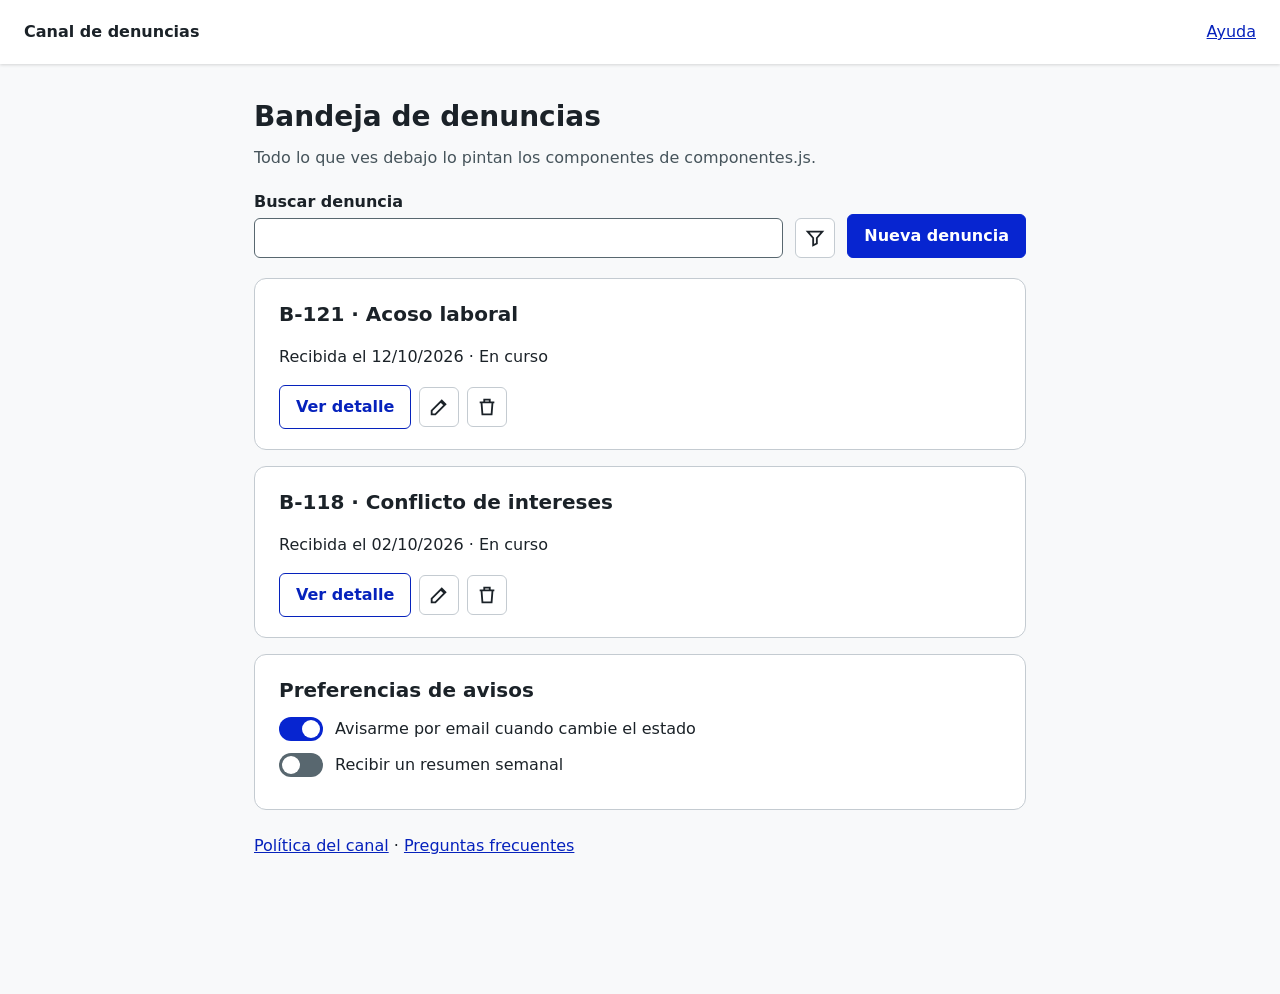
<file: soluciones/labB-3-componentes/index.html>
<!DOCTYPE html>
<html lang="es">
<head>
  <meta charset="UTF-8">
  <meta name="viewport" content="width=device-width, initial-scale=1.0">
  <title>Bandeja de denuncias · Canal de denuncias</title>
  <!-- Laboratorio B · Etapa B3 · SOLUCIÓN (8 de 8 en el comprobador). La página se monta con la biblioteca de componentes.
       Solo se toca componentes.js y componentes.css: app.js NO se toca. -->
  <link rel="stylesheet" href="../../comun/estilos.css">
  <link rel="stylesheet" href="componentes.css">
</head>
<body>
  <header class="cabecera">
    <span class="logo">Canal de denuncias</span>
    <a href="#ayuda">Ayuda</a>
  </header>

  <main>
    <h1>Bandeja de denuncias</h1>
    <p class="intro">Todo lo que ves debajo lo pintan los componentes de componentes.js.</p>
    <div id="app"></div>
  </main>

  <!-- Región viva para los avisos: existe desde el principio -->
  <p id="aviso" class="aviso" role="status"></p>

  <script src="componentes.js"></script>
  <script src="app.js"></script>
</body>
</html>
</file>
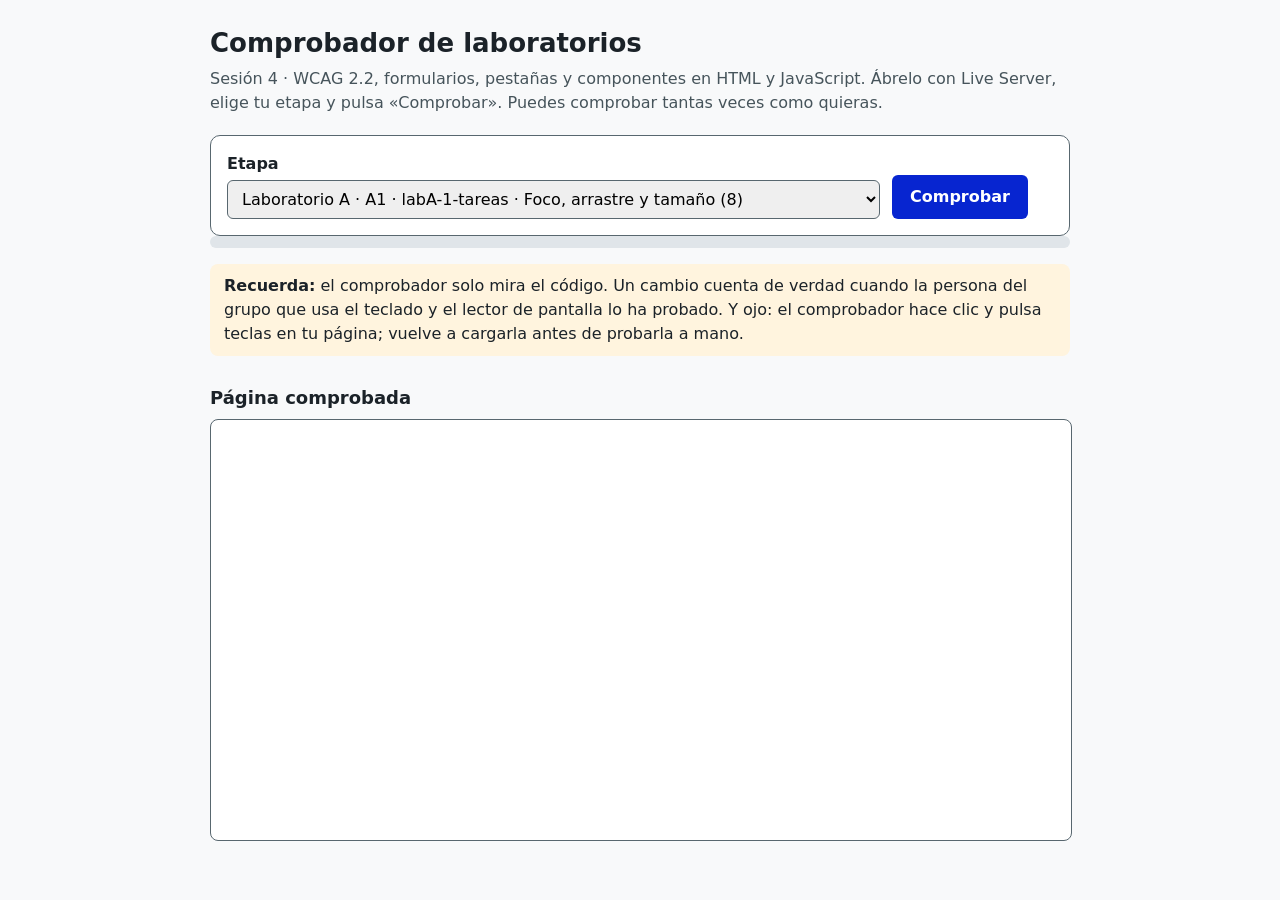
<file: comprobador.html>
<!DOCTYPE html>
<html lang="es">
<head>
  <meta charset="UTF-8">
  <meta name="viewport" content="width=device-width, initial-scale=1.0">
  <title>Comprobador de laboratorios · Sesión 4</title>
  <style>
    body { margin: 0; font-family: system-ui, sans-serif; color: #1b2228; background: #f8f9fa; line-height: 1.5; }
    main { max-width: 860px; margin: 0 auto; padding: 24px 16px 48px; }
    h1 { font-size: 26px; margin: 0 0 4px; }
    .intro { margin: 0 0 20px; color: #46545b; }
    form { display: flex; flex-wrap: wrap; align-items: flex-end; gap: 12px; background: #fff; border: 1px solid #58676f; border-radius: 10px; padding: 16px; }
    label { display: block; font-weight: 600; margin-bottom: 4px; }
    select { font: inherit; padding: 8px 10px; border: 1px solid #58676f; border-radius: 6px; min-width: 420px; max-width: 100%; }
    button { font: inherit; font-weight: 600; background: #0725d0; color: #fff; border: 0; border-radius: 6px; padding: 10px 18px; cursor: pointer; }
    :focus-visible { outline: 3px solid #0725d0; outline-offset: 2px; }
    button:focus-visible { outline-color: #212c43; }
    #resumen { margin: 20px 0 8px; font-size: 20px; font-weight: 700; }
    #resumen:empty { display: none; }
    .barra { height: 12px; background: #e0e5e9; border-radius: 6px; overflow: hidden; margin-bottom: 16px; }
    .barra > span { display: block; height: 100%; background: #1d7240; width: 0; transition: width .4s; }
    ol { list-style: none; padding: 0; margin: 0; }
    li { background: #fff; border: 1px solid #c4cbd1; border-left-width: 6px; border-radius: 8px; padding: 10px 14px; margin-bottom: 8px; }
    li.ok { border-left-color: #1d7240; }
    li.no { border-left-color: #b00020; }
    .estado { font-weight: 700; }
    li.ok .estado { color: #1d7240; }
    li.no .estado { color: #b00020; }
    .criterio { color: #46545b; font-size: 14px; }
    .pista { margin: 6px 0 0; font-size: 14px; }
    .pista code { background: #f3f5f6; padding: 1px 4px; border-radius: 4px; }
    .aviso { background: #fff4de; border-radius: 8px; padding: 10px 14px; margin-top: 16px; }
    h2 { font-size: 18px; margin: 28px 0 8px; }
    iframe { width: 100%; height: 420px; border: 1px solid #58676f; border-radius: 8px; background: #fff; }
  </style>
</head>
<body>
  <main>
    <h1>Comprobador de laboratorios</h1>
    <p class="intro">Sesión 4 · WCAG 2.2, formularios, pestañas y componentes en HTML y JavaScript. Ábrelo con Live Server, elige tu etapa y pulsa «Comprobar». Puedes comprobar tantas veces como quieras.</p>

    <form id="formulario">
      <div>
        <label for="etapa">Etapa</label>
        <select id="etapa">
          <option value="A1">Laboratorio A · A1 · labA-1-tareas · Foco, arrastre y tamaño (8)</option>
          <option value="A2">Laboratorio A · A2 · labA-2-acceso · Acceso, ayuda y entrada redundante (8)</option>
          <option value="B1">Laboratorio B · B1 · labB-1-pestanas · Pestañas (7)</option>
          <option value="B2">Laboratorio B · B2 · labB-2-formulario · Formulario «Identifícate» (8)</option>
          <option value="B3">Laboratorio B · B3 · labB-3-componentes · Biblioteca de componentes (8)</option>
        </select>
      </div>
      <button type="submit">Comprobar</button>
    </form>

    <!-- La región viva existe desde el principio: el resultado se anuncia solo (WCAG 4.1.3) -->
    <p id="resumen" role="status"></p>
    <div class="barra" aria-hidden="true"><span id="progreso"></span></div>
    <ol id="lista" aria-label="Resultado de cada comprobación"></ol>

    <p class="aviso"><strong>Recuerda:</strong> el comprobador solo mira el código. Un cambio cuenta de verdad cuando la persona del grupo que usa el teclado y el lector de pantalla lo ha probado. Y ojo: el comprobador hace clic y pulsa teclas en tu página; vuelve a cargarla antes de probarla a mano.</p>

    <h2 id="titulo-vista">Página comprobada</h2>
    <iframe id="vista" title="Página comprobada" src="about:blank"></iframe>
  </main>

  <script src="comprobador.js"></script>
  <script>
    const formulario = document.getElementById('formulario');
    const selector = document.getElementById('etapa');
    const vista = document.getElementById('vista');
    const resumen = document.getElementById('resumen');
    const lista = document.getElementById('lista');
    const progreso = document.getElementById('progreso');

    try {
      const guardada = localStorage.getItem('comprobador-s4-etapa');
      if (guardada && window.Comprobador.ETAPAS[guardada]) selector.value = guardada;
    } catch (e) { /* sin almacenamiento */ }

    function escapar(texto) {
      return texto.replace(/[&<>]/g, (c) => ({ '&': '&amp;', '<': '&lt;', '>': '&gt;' }[c]))
        .replace(/&lt;(\/?[a-z][^&]*?)&gt;/g, '<code>&lt;$1&gt;</code>');
    }

    function pintar(resultados, etapa) {
      const superadas = resultados.filter((r) => r.ok).length;
      resumen.textContent = `Etapa ${etapa}: ${superadas} de ${resultados.length} superadas.`;
      progreso.style.width = `${Math.round((superadas / resultados.length) * 100)}%`;
      lista.innerHTML = resultados.map((r) => `
        <li class="${r.ok ? 'ok' : 'no'}">
          <span class="estado">${r.ok ? '✅ Superada' : '❌ Pendiente'}</span> ·
          <strong>${r.id}. ${escapar(r.titulo)}</strong>
          <div class="criterio">WCAG ${escapar(r.criterio)}</div>
          ${r.ok ? '' : `<p class="pista">Pista: ${escapar(r.pista)}</p>`}
        </li>`).join('');
    }

    // Carga una página en el marco y ejecuta las comprobaciones de la etapa
    function comprobar(etapa, ruta) {
      return new Promise((resolver, rechazar) => {
        vista.onload = () => {
          setTimeout(() => {
            try {
              const doc = vista.contentDocument;
              const win = vista.contentWindow;
              win.alert = () => {};
              win.confirm = () => false;
              resolver(window.Comprobador.ejecutar(doc, win, etapa));
            } catch (e) {
              rechazar(e);
            }
          }, 400);
        };
        vista.src = ruta + '?comprobacion=' + Date.now();
      });
    }
    window.comprobar = comprobar;

    formulario.addEventListener('submit', (evento) => {
      evento.preventDefault();
      const etapa = selector.value;
      try { localStorage.setItem('comprobador-s4-etapa', etapa); } catch (e) { /* sin almacenamiento */ }
      const pagina = window.Comprobador.ETAPAS[etapa].pagina;
      resumen.textContent = 'Comprobando ' + pagina + '…';
      comprobar(etapa, pagina)
        .then((resultados) => pintar(resultados, etapa))
        .catch(() => {
          resumen.textContent = 'No he podido leer ' + pagina + '. Abre esta página con Live Server (no con doble clic) y comprueba que la carpeta de la etapa está junto a comprobador.html.';
        });
    });
  </script>
</body>
</html>
</file>
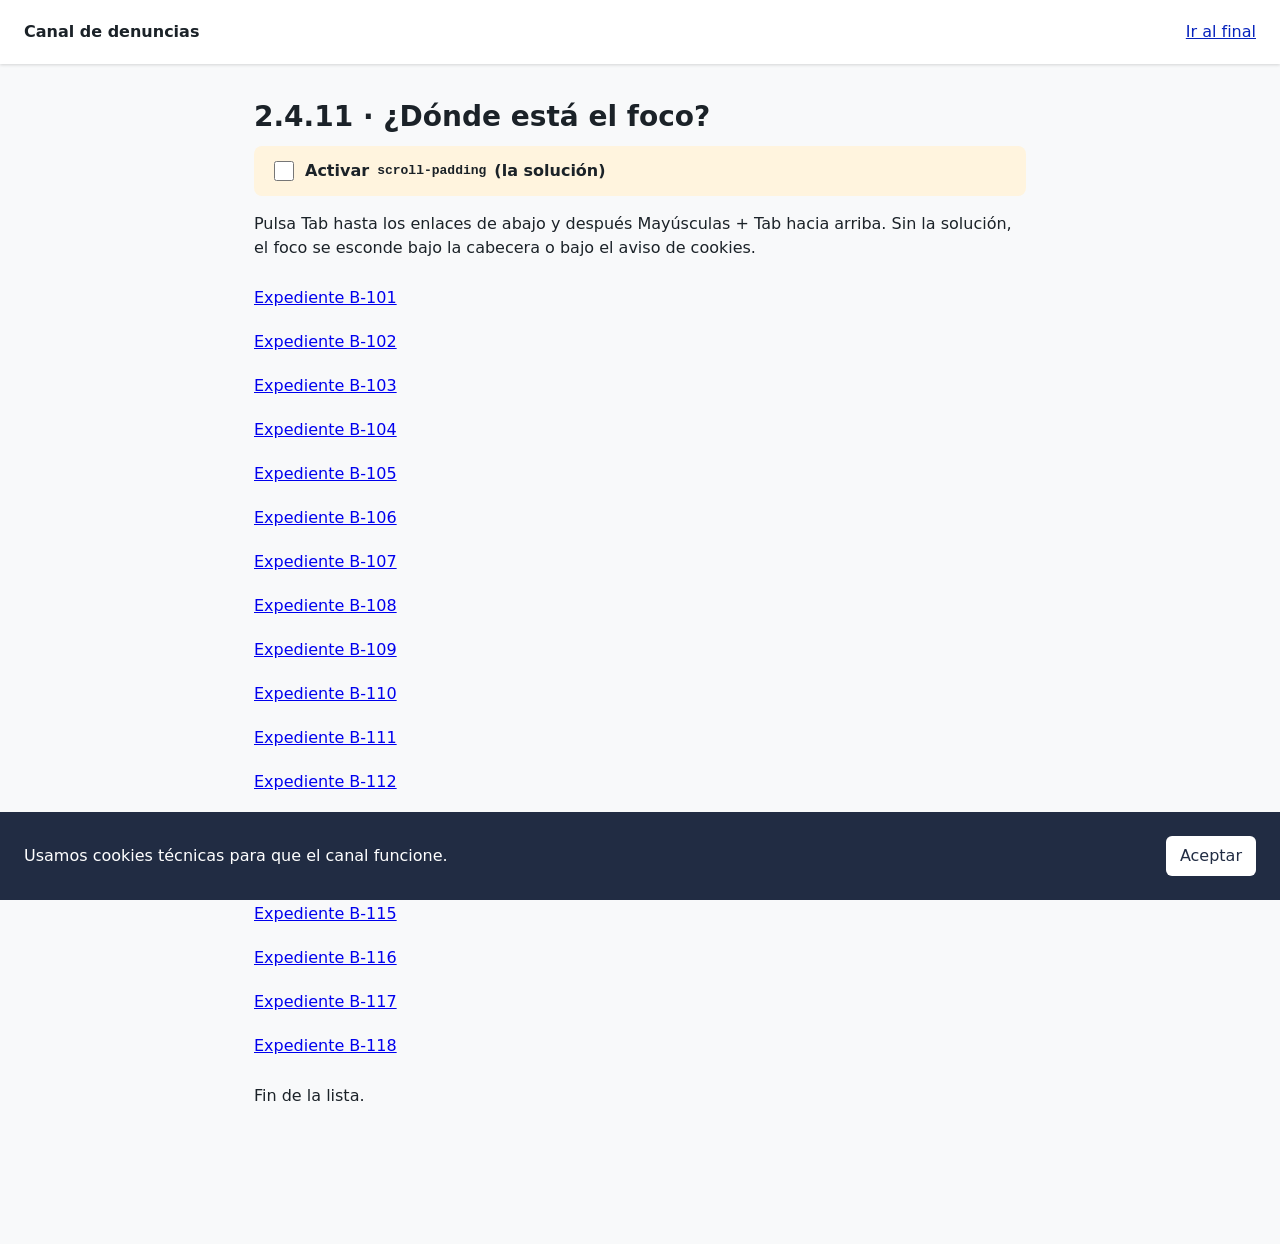
<file: ejemplos/01-foco-oculto.html>
<!DOCTYPE html>
<html lang="es">
<head>
  <meta charset="UTF-8">
  <meta name="viewport" content="width=device-width, initial-scale=1.0">
  <title>Ejemplo 01 · Foco no oculto (WCAG 2.4.11)</title>
  <!-- Demo de la mini-clase A · 2.4.11 Foco no oculto (mínimo), nuevo en WCAG 2.2 -->
  <link rel="stylesheet" href="../comun/estilos.css">
  <style>
    html.con-margen { scroll-padding-top: 80px; scroll-padding-bottom: 104px; }
    .control { background: #fff4de; border-radius: 8px; padding: 12px 16px; margin-bottom: 16px; }
    .control label { font-weight: 600; display: flex; align-items: center; gap: 8px; }
    .control input { width: 20px; height: 20px; }
    .enlaces a { display: block; padding: 10px 0; }
    .cookies { position: fixed; left: 0; right: 0; bottom: 0; height: 88px; display: flex; align-items: center; gap: 16px; padding: 0 24px; background: #212c43; color: #fff; }
    .cookies p { margin: 0 auto 0 0; }
    .cookies button { background: #fff; color: #212c43; border: 0; border-radius: 6px; padding: 8px 14px; }
  </style>
</head>
<body>
  <header class="cabecera"><span class="logo">Canal de denuncias</span><a href="#fin">Ir al final</a></header>
  <main>
    <h1>2.4.11 · ¿Dónde está el foco?</h1>
    <div class="control">
      <label><input type="checkbox" id="margen" onchange="document.documentElement.classList.toggle('con-margen', this.checked)">
        Activar <code>scroll-padding</code> (la solución)</label>
    </div>
    <p>Pulsa Tab hasta los enlaces de abajo y después Mayúsculas + Tab hacia arriba. Sin la solución, el foco se esconde bajo la cabecera o bajo el aviso de cookies.</p>
    <nav class="enlaces" aria-label="Expedientes">
      <a href="#e1">Expediente B-101</a><a href="#e2">Expediente B-102</a><a href="#e3">Expediente B-103</a>
      <a href="#e4">Expediente B-104</a><a href="#e5">Expediente B-105</a><a href="#e6">Expediente B-106</a>
      <a href="#e7">Expediente B-107</a><a href="#e8">Expediente B-108</a><a href="#e9">Expediente B-109</a>
      <a href="#e10">Expediente B-110</a><a href="#e11">Expediente B-111</a><a href="#e12">Expediente B-112</a>
      <a href="#e13">Expediente B-113</a><a href="#e14">Expediente B-114</a><a href="#e15">Expediente B-115</a>
      <a href="#e16">Expediente B-116</a><a href="#e17">Expediente B-117</a><a href="#e18">Expediente B-118</a>
    </nav>
    <p id="fin">Fin de la lista.</p>
  </main>
  <section class="cookies" aria-label="Aviso de cookies">
    <p>Usamos cookies técnicas para que el canal funcione.</p>
    <button type="button">Aceptar</button>
  </section>
</body>
</html>
</file>
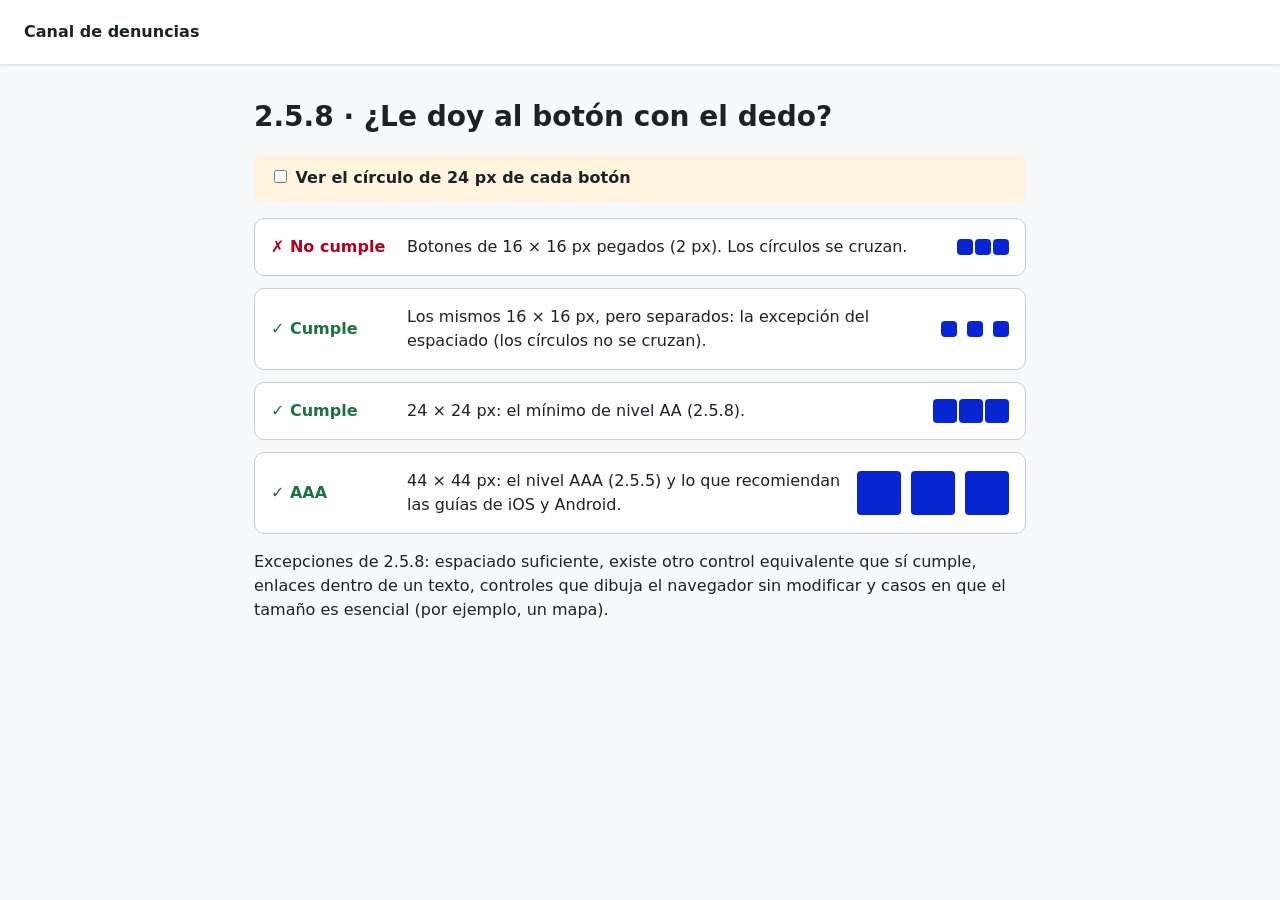
<file: ejemplos/02-tamano-objetivo.html>
<!DOCTYPE html>
<html lang="es">
<head>
  <meta charset="UTF-8">
  <meta name="viewport" content="width=device-width, initial-scale=1.0">
  <title>Ejemplo 02 · Tamaño del objetivo (WCAG 2.5.8)</title>
  <!-- Demo de la mini-clase A · 2.5.8 Tamaño del objetivo (mínimo), nuevo en WCAG 2.2 -->
  <link rel="stylesheet" href="../comun/estilos.css">
  <style>
    .fila { display: flex; align-items: center; gap: 16px; background: #fff; border: 1px solid #c4cbd1; border-radius: 10px; padding: 16px; margin-bottom: 12px; }
    .fila p { margin: 0; flex: 1; }
    .grupo { display: flex; align-items: center; }
    .ic { position: relative; border: 0; background: #0725d0; color: #fff; border-radius: 4px; padding: 0; cursor: pointer; }
    .t16 { width: 16px; height: 16px; } .t24 { width: 24px; height: 24px; } .t44 { width: 44px; height: 44px; }
    .junto { gap: 2px; } .separado { gap: 10px; }
    .veredicto { font-weight: 700; width: 120px; }
    .ok { color: #1d7240; } .mal { color: #b00020; }
    /* Círculo de 24 px centrado en cada objetivo: si dos círculos se cruzan, no cumple por espaciado */
    .ver-circulos .ic::after { content: ""; position: absolute; left: 50%; top: 50%; width: 24px; height: 24px; margin: -12px 0 0 -12px; border-radius: 50%; border: 2px dashed #b00020; box-sizing: border-box; pointer-events: none; }
    .control { background: #fff4de; border-radius: 8px; padding: 12px 16px; margin-bottom: 16px; font-weight: 600; }
  </style>
</head>
<body>
  <header class="cabecera"><span class="logo">Canal de denuncias</span></header>
  <main>
    <h1>2.5.8 · ¿Le doy al botón con el dedo?</h1>
    <p class="control"><label><input type="checkbox" onchange="document.body.classList.toggle('ver-circulos', this.checked)"> Ver el círculo de 24 px de cada botón</label></p>

    <div class="fila"><span class="veredicto mal">✗ No cumple</span><p>Botones de 16 × 16 px pegados (2 px). Los círculos se cruzan.</p>
      <div class="grupo junto"><button class="ic t16" aria-label="Editar"></button><button class="ic t16" aria-label="Duplicar"></button><button class="ic t16" aria-label="Eliminar"></button></div></div>

    <div class="fila"><span class="veredicto ok">✓ Cumple</span><p>Los mismos 16 × 16 px, pero separados: la excepción del espaciado (los círculos no se cruzan).</p>
      <div class="grupo separado"><button class="ic t16" aria-label="Editar"></button><button class="ic t16" aria-label="Duplicar"></button><button class="ic t16" aria-label="Eliminar"></button></div></div>

    <div class="fila"><span class="veredicto ok">✓ Cumple</span><p>24 × 24 px: el mínimo de nivel AA (2.5.8).</p>
      <div class="grupo junto"><button class="ic t24" aria-label="Editar"></button><button class="ic t24" aria-label="Duplicar"></button><button class="ic t24" aria-label="Eliminar"></button></div></div>

    <div class="fila"><span class="veredicto ok">✓ AAA</span><p>44 × 44 px: el nivel AAA (2.5.5) y lo que recomiendan las guías de iOS y Android.</p>
      <div class="grupo separado"><button class="ic t44" aria-label="Editar"></button><button class="ic t44" aria-label="Duplicar"></button><button class="ic t44" aria-label="Eliminar"></button></div></div>

    <p>Excepciones de 2.5.8: espaciado suficiente, existe otro control equivalente que sí cumple, enlaces dentro de un texto, controles que dibuja el navegador sin modificar y casos en que el tamaño es esencial (por ejemplo, un mapa).</p>
  </main>
</body>
</html>
</file>
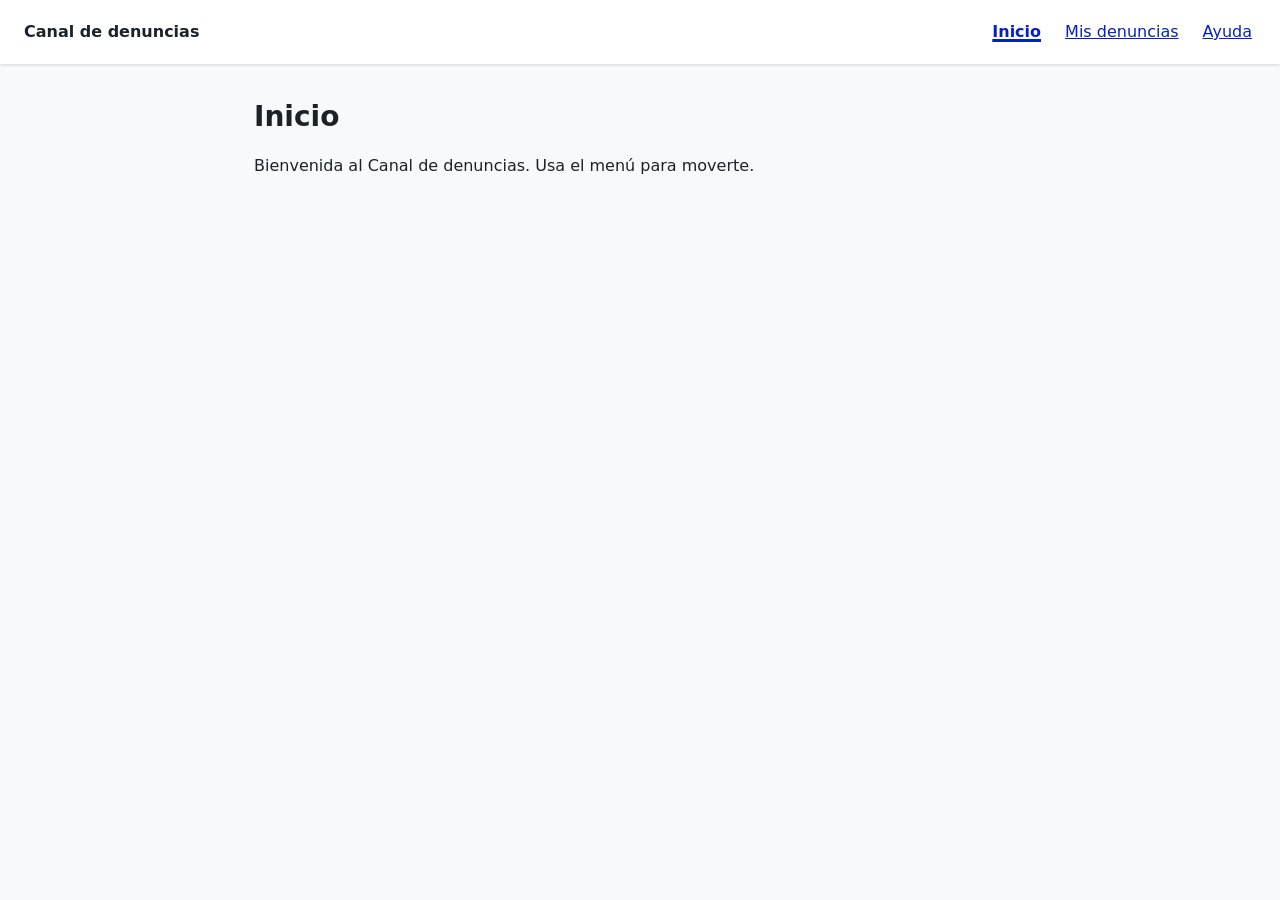
<file: ejemplos/03-navegacion-spa.html>
<!DOCTYPE html>
<html lang="es">
<head>
  <meta charset="UTF-8">
  <meta name="viewport" content="width=device-width, initial-scale=1.0">
  <title>Inicio · Canal de denuncias</title>
  <!-- Ejemplo 03 · Navegación accesible en una aplicación de una sola página (SPA) con JavaScript puro.
       Temario 3.12 y 3.13: título por página, foco al cambiar de «página», página actual y saltar al contenido. -->
  <link rel="stylesheet" href="../comun/estilos.css">
  <style>
    .saltar { position: absolute; left: 16px; top: -100px; z-index: 100; background: #0725d0; color: #fff; padding: 8px 16px; border-radius: 6px; }
    .saltar:focus { top: 8px; }
    .menu { display: flex; gap: 16px; list-style: none; margin: 0; padding: 0; }
    .menu a { color: #0622bc; padding: 6px 4px; }
    .menu a[aria-current="page"] { font-weight: 700; text-decoration-thickness: 3px; }
    main:focus, h1:focus { outline: none; } /* reciben el foco por código: no hace falta el recuadro */
  </style>
</head>
<body>
  <a class="saltar" href="#contenido" onclick="saltar(event)">Saltar al contenido principal</a>
  <header class="cabecera">
    <span class="logo">Canal de denuncias</span>
    <nav aria-label="Principal">
      <ul class="menu">
        <li><a href="#/inicio">Inicio</a></li>
        <li><a href="#/mis-denuncias">Mis denuncias</a></li>
        <li><a href="#/ayuda">Ayuda</a></li>
      </ul>
    </nav>
  </header>

  <main id="contenido" tabindex="-1"></main>

  <script>
    const PAGINAS = {
      '/inicio': { titulo: 'Inicio', html: '<p>Bienvenida al Canal de denuncias. Usa el menú para moverte.</p>' },
      '/mis-denuncias': { titulo: 'Mis denuncias', html: '<p>Tienes 2 denuncias pendientes y 3 en curso.</p>' },
      '/ayuda': { titulo: 'Ayuda', html: '<p>Oficina de cumplimiento: 900 123 456.</p>' },
    };
    const contenido = document.getElementById('contenido');
    let primeraCarga = true;

    function pintarRuta() {
      const ruta = location.hash.slice(1) || '/inicio';
      const pagina = PAGINAS[ruta] || PAGINAS['/inicio'];

      // 1. El contenido nuevo, con su h1 preparado para recibir el foco
      contenido.innerHTML = `<h1 id="titulo-pagina" tabindex="-1">${pagina.titulo}</h1>${pagina.html}`;

      // 2. El título de la pestaña del navegador (2.4.2)
      document.title = `${pagina.titulo} · Canal de denuncias`;

      // 3. La página actual en el menú (aria-current)
      document.querySelectorAll('.menu a').forEach((a) => {
        if (a.getAttribute('href') === '#' + ruta) a.setAttribute('aria-current', 'page');
        else a.removeAttribute('aria-current');
      });

      // 4. El foco al h1 de la página nueva, salvo en la primera carga (2.4.3)
      if (primeraCarga) primeraCarga = false;
      else document.getElementById('titulo-pagina').focus();
    }

    // Saltar al contenido sin cambiar la ruta: el foco se mueve por código
    function saltar(evento) {
      evento.preventDefault();
      contenido.focus();
    }

    window.addEventListener('hashchange', pintarRuta);
    pintarRuta();
  </script>
</body>
</html>
</file>
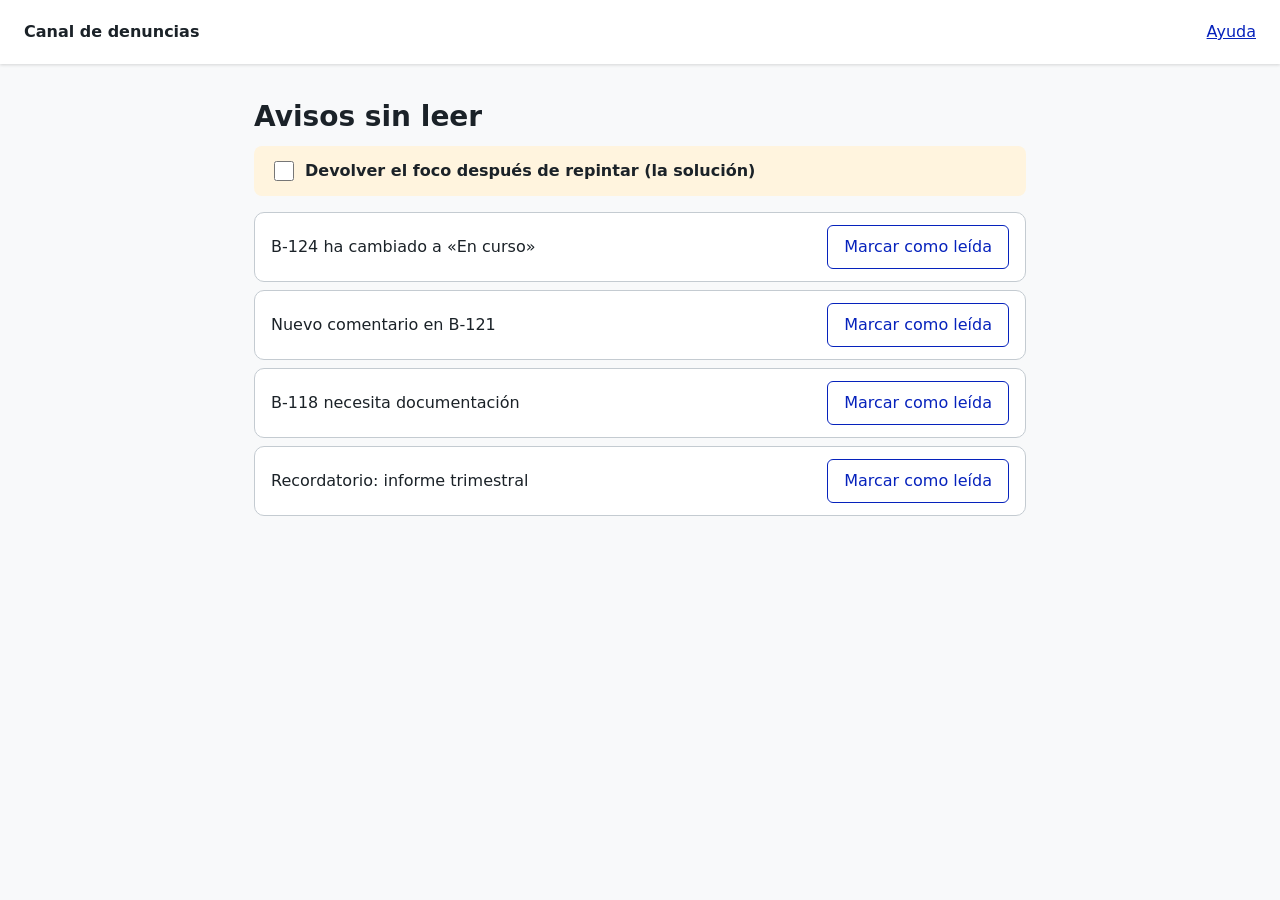
<file: ejemplos/04-repintar-foco.html>
<!DOCTYPE html>
<html lang="es">
<head>
  <meta charset="UTF-8">
  <meta name="viewport" content="width=device-width, initial-scale=1.0">
  <title>Ejemplo 04 · Repintar sin perder el foco</title>
  <!-- Demo de la mini-clase B · 2.4.3 Orden del foco: repintar una lista con innerHTML destruye el elemento con el foco -->
  <link rel="stylesheet" href="../comun/estilos.css">
  <style>
    .control { background: #fff4de; border-radius: 8px; padding: 12px 16px; margin-bottom: 16px; font-weight: 600; }
    .control label { display: flex; align-items: center; gap: 8px; }
    .control input { width: 20px; height: 20px; }
    .avisos { list-style: none; padding: 0; margin: 0; }
    .avisos li { display: flex; align-items: center; gap: 12px; background: #fff; border: 1px solid #c4cbd1; border-radius: 10px; padding: 12px 16px; margin-bottom: 8px; }
    .avisos li span { margin-right: auto; }
    .leido span { color: #46545b; }
  </style>
</head>
<body>
  <header class="cabecera"><span class="logo">Canal de denuncias</span><a href="#ayuda">Ayuda</a></header>
  <main>
    <h1 id="titulo" tabindex="-1">Avisos sin leer</h1>
    <div class="control">
      <label><input type="checkbox" id="devolver"> Devolver el foco después de repintar (la solución)</label>
    </div>
    <ul class="avisos" id="avisos"></ul>
    <p id="anuncio" class="sr-only" role="status"></p>
  </main>
  <script>
    const avisos = [
      { id: 'a1', texto: 'B-124 ha cambiado a «En curso»', leido: false },
      { id: 'a2', texto: 'Nuevo comentario en B-121', leido: false },
      { id: 'a3', texto: 'B-118 necesita documentación', leido: false },
      { id: 'a4', texto: 'Recordatorio: informe trimestral', leido: false },
    ];
    const lista = document.getElementById('avisos');

    function pintar(aviso) {
      return `
        <li class="${aviso.leido ? 'leido' : ''}">
          <span>${aviso.texto}</span>
          <button type="button" class="secundario" data-clave="${aviso.id}" onclick="alternar('${aviso.id}')">
            ${aviso.leido ? 'Marcar como no leída' : 'Marcar como leída'}
          </button>
        </li>`;
    }

    function repintar() {
      // 1. Recordar qué tenía el foco
      const clave = document.activeElement && document.activeElement.dataset.clave;
      // 2. Repintar toda la lista
      lista.innerHTML = avisos.map(pintar).join('');
      // 3. Devolver el foco (solo si la casilla está marcada, para comparar)
      if (document.getElementById('devolver').checked && clave) {
        lista.querySelector(`[data-clave="${clave}"]`).focus();
      }
    }

    function alternar(id) {
      const aviso = avisos.find((a) => a.id === id);
      aviso.leido = !aviso.leido;
      repintar();
      document.getElementById('anuncio').textContent = aviso.leido ? 'Marcado como leído.' : 'Marcado como no leído.';
    }

    repintar();
  </script>
</body>
</html>
</file>
<file: comun/estilos.css>
/* Estilos comunes del Canal de denuncias · Sesión 4 · Joan Cifo */
* { box-sizing: border-box; }
body { margin: 0; font-family: system-ui, sans-serif; color: #1b2228; background: #f8f9fa; line-height: 1.5; }
.cabecera { position: sticky; top: 0; z-index: 10; display: flex; align-items: center; gap: 16px; height: 64px; padding: 0 24px; background: #fff; box-shadow: 0 1px 3px rgba(0, 0, 0, .15); }
.logo { font-weight: 700; margin-right: auto; }
.cabecera a { color: #0622bc; }
main { max-width: 820px; margin: 0 auto; padding: 24px 24px 120px; }
h1 { font-size: 28px; margin: 8px 0 8px; }
h2 { font-size: 20px; margin: 0 0 12px; }
.intro { color: #46545b; margin: 0 0 20px; }
.tarjeta { background: #fff; border: 1px solid #c4cbd1; border-radius: 12px; padding: 20px 24px; margin-bottom: 16px; }
.campo { margin-bottom: 16px; }
.campo label, .etiqueta { display: block; font-weight: 600; margin-bottom: 4px; }
input[type=text], input[type=email], input[type=tel], input[type=password], input[type=search], select {
  width: 100%; height: 40px; padding: 0 12px; border: 1px solid #58676f; border-radius: 6px; font: inherit; background: #fff;
}
button { font: inherit; }
.principal { background: #0725d0; color: #fff; border: 0; border-radius: 6px; padding: 10px 18px; cursor: pointer; font-weight: 600; }
.secundario { background: #fff; color: #0622bc; border: 1px solid #0622bc; border-radius: 6px; padding: 9px 16px; cursor: pointer; }
.acciones { display: flex; flex-wrap: wrap; gap: 12px; margin-top: 20px; }
.ayuda { color: #46545b; font-size: 14px; margin: 4px 0 6px; }
.error { color: #b00020; font-size: 14px; margin: 6px 0 0; font-weight: 600; }
[aria-invalid="true"] { border: 2px solid #b00020; }
.sr-only { position: absolute; width: 1px; height: 1px; padding: 0; margin: -1px; overflow: hidden; clip: rect(0, 0, 0, 0); white-space: nowrap; border: 0; }
:focus-visible { outline: 3px solid #0725d0; outline-offset: 2px; }
.aviso { position: fixed; bottom: 24px; left: 50%; transform: translateX(-50%); background: #1d7240; color: #fff; padding: 12px 20px; border-radius: 8px; margin: 0; }
.aviso:empty { display: none; }
</file>
<file: labB-3-componentes/componentes.css>
/* componentes.css · Estilos de la biblioteca de componentes */
.barra { display: flex; align-items: center; gap: 12px; margin-bottom: 20px; }
.busqueda { flex: 1; }
.fila { display: flex; align-items: center; gap: 8px; }
.pie { margin-top: 24px; }

.boton { display: inline-block; border-radius: 6px; padding: 9px 16px; cursor: pointer; font-weight: 600; }
.boton.principal { background: #0725d0; color: #fff; border: 1px solid #0725d0; }
.boton.secundario { background: #fff; color: #0622bc; border: 1px solid #0622bc; }

.boton-icono { width: 40px; height: 40px; display: inline-flex; align-items: center; justify-content: center; border: 1px solid #c4cbd1; border-radius: 6px; background: #fff; color: #1b2228; cursor: pointer; }
.boton-icono .icono { width: 22px; height: 22px; }
/* «El recuadro del foco queda feo en los iconos» */
.boton-icono:focus { outline: none; }

.titulo-tarjeta { font-size: 20px; font-weight: 700; margin-bottom: 4px; }

.enlace { color: #0622bc; text-decoration: underline; cursor: pointer; }

.interruptor { display: flex; align-items: center; gap: 12px; margin: 12px 0; }
.switch { width: 44px; height: 24px; border-radius: 12px; background: #58676f; position: relative; cursor: pointer; border: 0; padding: 0; flex: none; }
.switch::after { content: ""; position: absolute; top: 3px; left: 3px; width: 18px; height: 18px; border-radius: 50%; background: #fff; transition: left .15s; }
.switch.activo { background: #0725d0; }
.switch.activo::after { left: 23px; }
</file>
<file: soluciones/labB-3-componentes/componentes.css>
/* componentes.css · Estilos de la biblioteca de componentes */
.barra { display: flex; align-items: flex-end; gap: 12px; margin-bottom: 20px; }
.busqueda { flex: 1; }
.busqueda label { display: block; font-weight: 600; margin-bottom: 4px; }
.fila { display: flex; align-items: center; gap: 8px; }
.pie { margin-top: 24px; }

.boton { display: inline-block; font: inherit; border-radius: 6px; padding: 9px 16px; cursor: pointer; font-weight: 600; }
.boton.principal { background: #0725d0; color: #fff; border: 1px solid #0725d0; }
.boton.secundario { background: #fff; color: #0622bc; border: 1px solid #0622bc; }

.boton-icono { width: 40px; height: 40px; display: inline-flex; align-items: center; justify-content: center; border: 1px solid #c4cbd1; border-radius: 6px; background: #fff; color: #1b2228; cursor: pointer; }
.boton-icono .icono { width: 22px; height: 22px; }
/* El foco visible lo pone :focus-visible en estilos.css: aquí no se quita */

.titulo-tarjeta { font-size: 20px; font-weight: 700; margin: 0 0 4px; }

.enlace { color: #0622bc; text-decoration: underline; cursor: pointer; }

.interruptor { display: flex; align-items: center; gap: 12px; margin: 12px 0; }
.switch { width: 44px; height: 24px; border-radius: 12px; background: #58676f; position: relative; cursor: pointer; border: 0; padding: 0; flex: none; }
.switch::after { content: ""; position: absolute; top: 3px; left: 3px; width: 18px; height: 18px; border-radius: 50%; background: #fff; transition: left .15s; }
/* El estilo sale del mismo atributo que oye el lector: imposible que se desincronicen */
.switch[aria-checked="true"] { background: #0725d0; }
.switch[aria-checked="true"]::after { left: 23px; }
</file>
